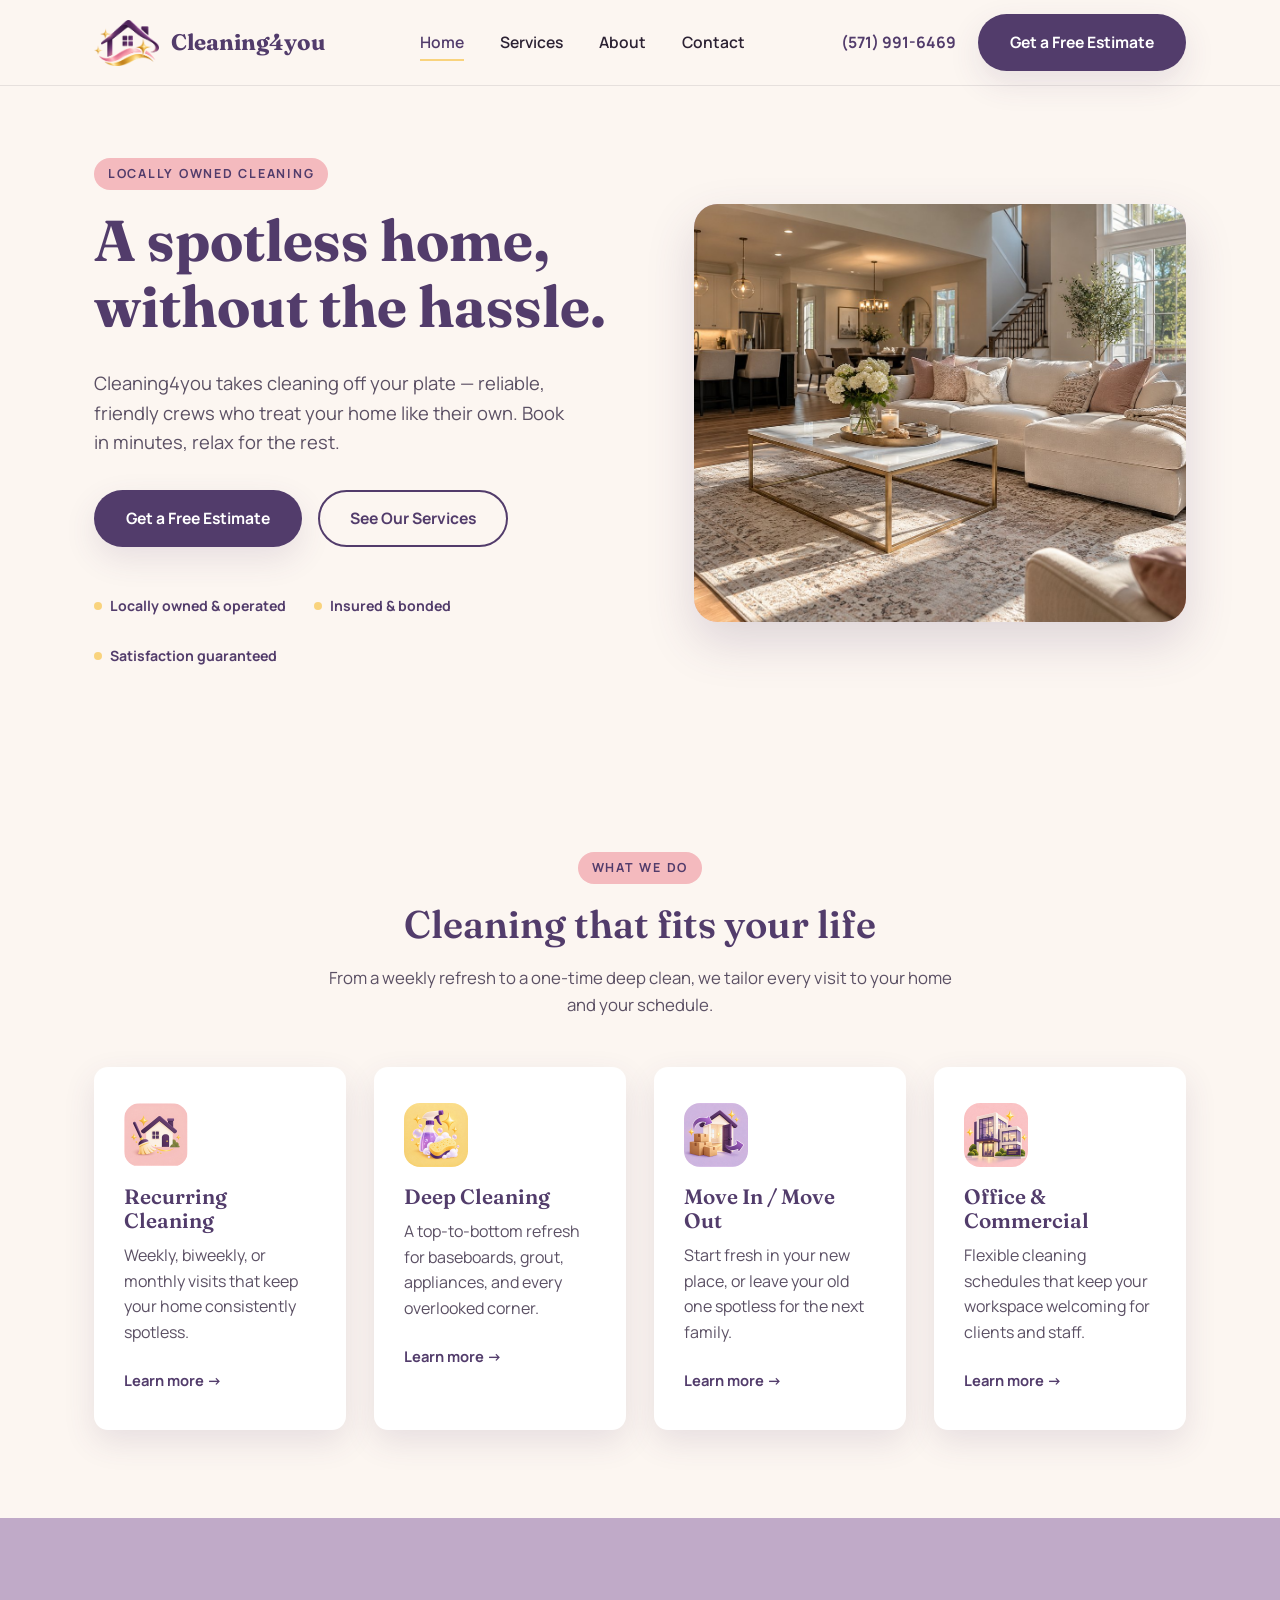
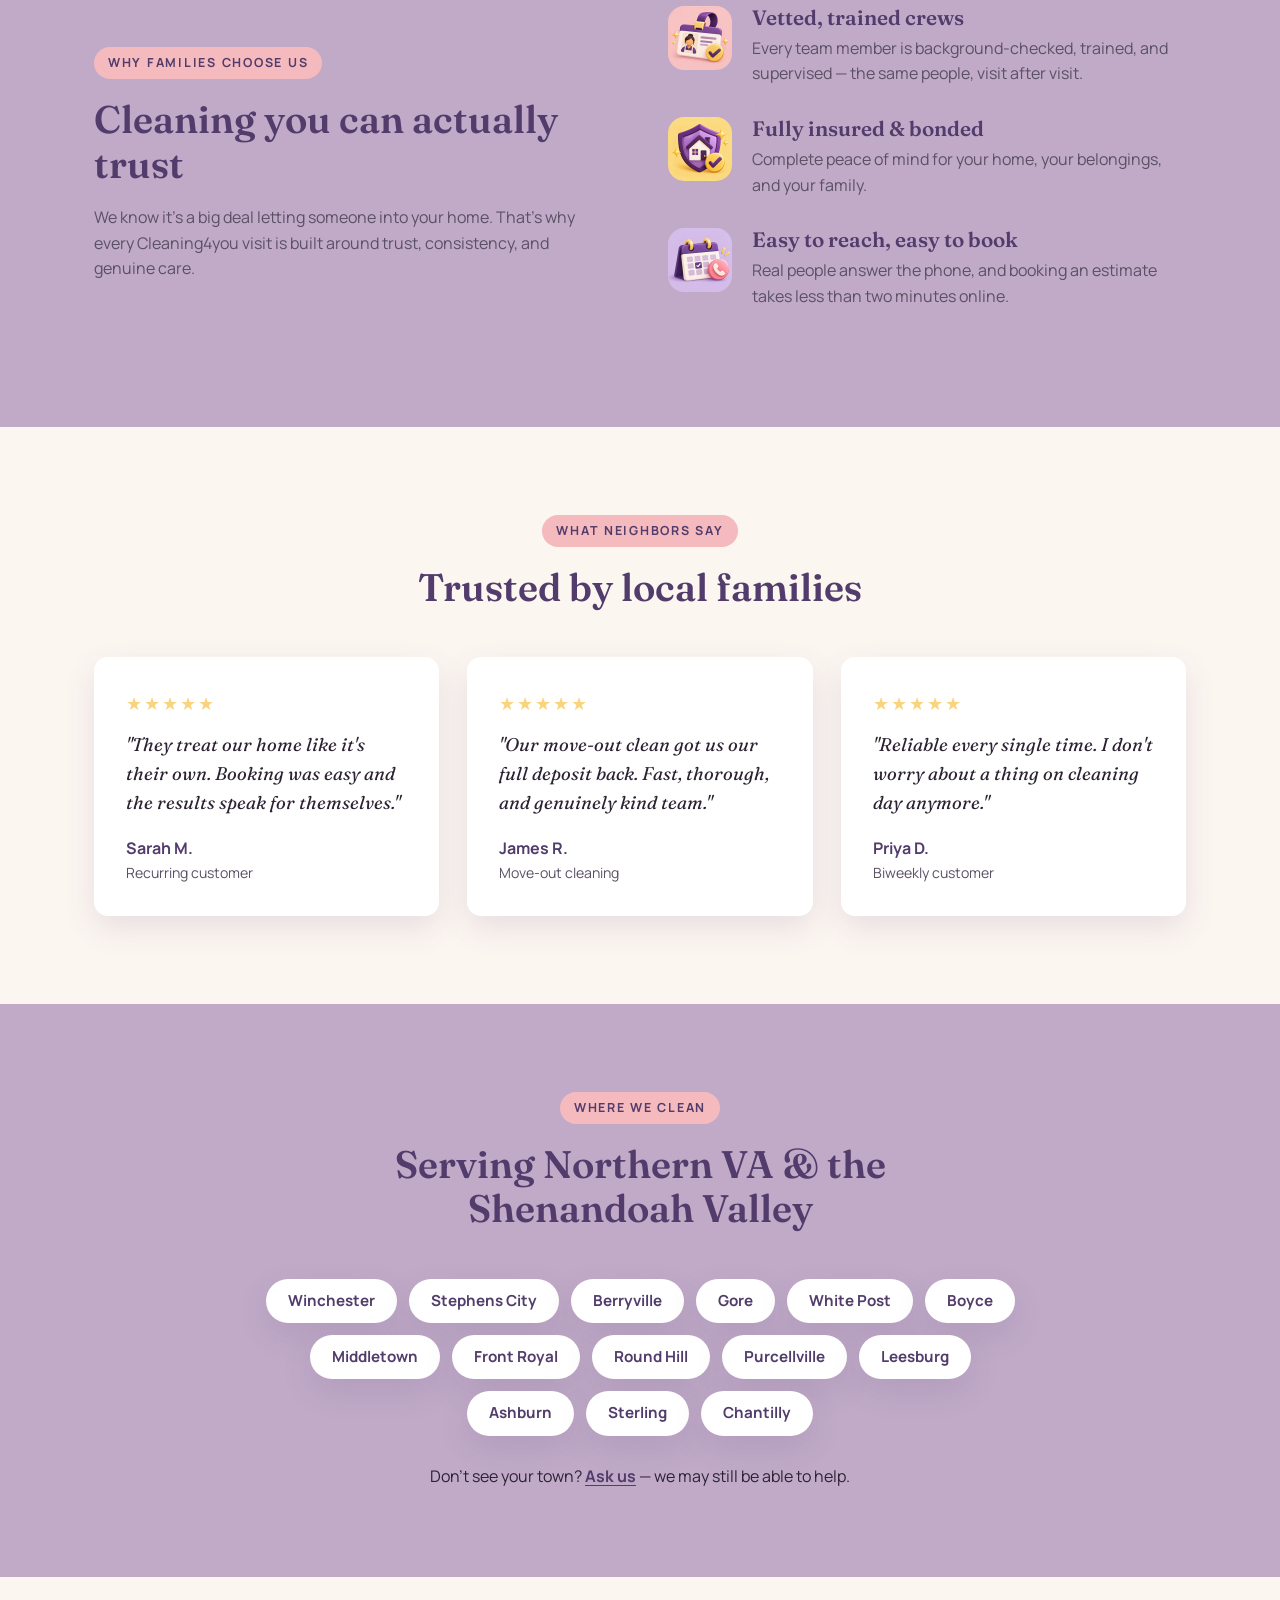
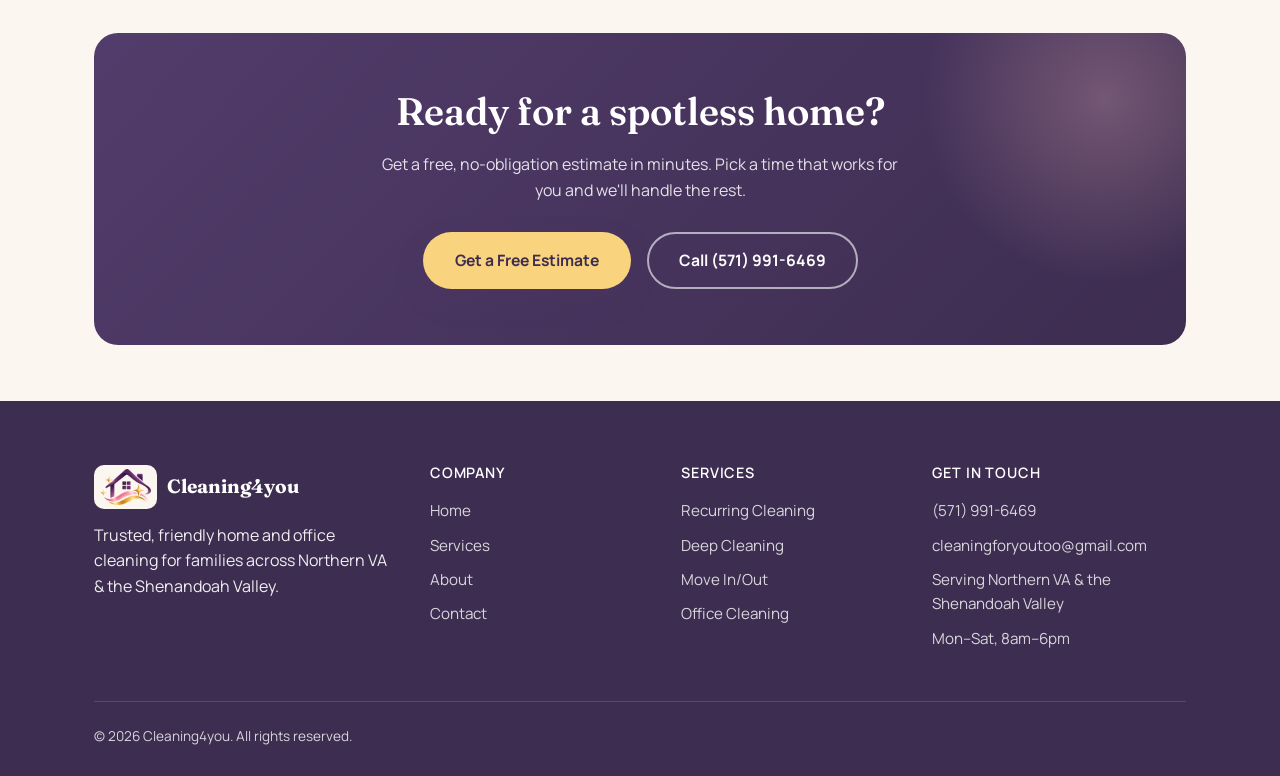
<file: index.html>
<!doctype html>
<html lang="en">
<head>
  <meta charset="UTF-8">
  <meta name="viewport" content="width=device-width, initial-scale=1.0">
  <title>Cleaning4you — Trusted Home &amp; Office Cleaning</title>
  <meta name="description" content="Family-owned home and office cleaning in Winchester, Front Royal, Purcellville and across Northern VA &amp; the Shenandoah Valley. Insured, reliable, and easy to book.">
  <link rel="stylesheet" href="css/styles.css">
  <script type="application/ld+json">
  {
    "@context": "https://schema.org",
    "@type": "HouseCleaningService",
    "name": "Cleaning4you",
    "description": "Family-owned home and office cleaning across Northern VA and the Shenandoah Valley.",
    "areaServed": [
      {"@type": "City", "name": "Winchester"},
      {"@type": "City", "name": "Stephens City"},
      {"@type": "City", "name": "Berryville"},
      {"@type": "City", "name": "Gore"},
      {"@type": "City", "name": "White Post"},
      {"@type": "City", "name": "Boyce"},
      {"@type": "City", "name": "Middletown"},
      {"@type": "City", "name": "Front Royal"},
      {"@type": "City", "name": "Round Hill"},
      {"@type": "City", "name": "Purcellville"},
      {"@type": "City", "name": "Leesburg"},
      {"@type": "City", "name": "Ashburn"},
      {"@type": "City", "name": "Sterling"},
      {"@type": "City", "name": "Chantilly"}
    ]
  }
  </script>
</head>
<body>

  <header class="site-header">
    <div class="container">
      <a href="index.html" class="brand">
        <img src="images/cleaning4you-logo.png" alt="Cleaning4you logo">
        Cleaning4you
      </a>
      <nav class="nav-links">
        <a href="index.html" class="active">Home</a>
        <a href="services.html">Services</a>
        <a href="about.html">About</a>
        <a href="contact.html">Contact</a>
      </nav>
      <div class="header-actions">
        <a href="tel:+15719916469" class="header-phone">(571) 991-6469</a>
        <a href="contact.html" class="btn btn-primary">Get a Free Estimate</a>
        <button class="nav-toggle" aria-label="Toggle navigation">
          <span></span><span></span><span></span>
        </button>
      </div>
    </div>
  </header>

  <main>

    <!-- Hero -->
    <section class="hero">
      <div class="container">
        <div class="hero-copy">
          <span class="eyebrow">Locally Owned Cleaning</span>
          <h1>A spotless home, without the hassle.</h1>
          <p class="lead">Cleaning4you takes cleaning off your plate — reliable, friendly crews who treat your home like their own. Book in minutes, relax for the rest.</p>
          <div class="hero-actions">
            <a href="contact.html" class="btn btn-primary">Get a Free Estimate</a>
            <a href="services.html" class="btn btn-outline">See Our Services</a>
          </div>
          <ul class="hero-trust">
            <li><span class="dot"></span> Locally owned &amp; operated</li>
            <li><span class="dot"></span> Insured &amp; bonded</li>
            <li><span class="dot"></span> Satisfaction guaranteed</li>
          </ul>
        </div>
        <div class="hero-visual">
          <img src="images/home-hero-living-room.jpg" alt="A bright, freshly cleaned open-plan living room with a cream sectional and sunlit hardwood floors" width="1400" height="933">
        </div>
      </div>
    </section>

    <!-- Services overview -->
    <section class="section-cream">
      <div class="container">
        <div class="section-header">
          <span class="eyebrow">What We Do</span>
          <h2>Cleaning that fits your life</h2>
          <p>From a weekly refresh to a one-time deep clean, we tailor every visit to your home and your schedule.</p>
        </div>
        <div class="grid grid-4">
          <div class="card">
            <div class="card-icon card-icon-img"><img src="images/recurring-cleaning-icon.png" alt="" width="256" height="256"></div>
            <h3>Recurring Cleaning</h3>
            <p>Weekly, biweekly, or monthly visits that keep your home consistently spotless.</p>
            <a href="services.html" class="card-link">Learn more →</a>
          </div>
          <div class="card">
            <div class="card-icon card-icon-img"><img src="images/deep-cleaning-icon.png" alt="" width="256" height="256"></div>
            <h3>Deep Cleaning</h3>
            <p>A top-to-bottom refresh for baseboards, grout, appliances, and every overlooked corner.</p>
            <a href="services.html" class="card-link">Learn more →</a>
          </div>
          <div class="card">
            <div class="card-icon card-icon-img"><img src="images/move-in-out-icon.png" alt="" width="256" height="256"></div>
            <h3>Move In / Move Out</h3>
            <p>Start fresh in your new place, or leave your old one spotless for the next family.</p>
            <a href="services.html" class="card-link">Learn more →</a>
          </div>
          <div class="card">
            <div class="card-icon card-icon-img"><img src="images/office-commercial-icon.png" alt="" width="256" height="256"></div>
            <h3>Office &amp; Commercial</h3>
            <p>Flexible cleaning schedules that keep your workspace welcoming for clients and staff.</p>
            <a href="services.html" class="card-link">Learn more →</a>
          </div>
        </div>
      </div>
    </section>

    <!-- Why choose us -->
    <section class="section-lavender">
      <div class="container">
        <div class="grid grid-2" style="align-items: center; gap: 56px;">
          <div>
            <span class="eyebrow">Why Families Choose Us</span>
            <h2>Cleaning you can actually trust</h2>
            <p>We know it's a big deal letting someone into your home. That's why every Cleaning4you visit is built around trust, consistency, and genuine care.</p>
          </div>
          <div>
            <div class="feature-row">
              <div class="card-icon card-icon-img"><img src="images/vetted-crews-icon.png" alt="" width="256" height="256"></div>
              <div>
                <h3>Vetted, trained crews</h3>
                <p>Every team member is background-checked, trained, and supervised — the same people, visit after visit.</p>
              </div>
            </div>
            <div class="feature-row">
              <div class="card-icon card-icon-img"><img src="images/insured-bonded-icon.png" alt="" width="256" height="256"></div>
              <div>
                <h3>Fully insured &amp; bonded</h3>
                <p>Complete peace of mind for your home, your belongings, and your family.</p>
              </div>
            </div>
            <div class="feature-row">
              <div class="card-icon card-icon-img"><img src="images/easy-to-book-icon.png" alt="" width="256" height="256"></div>
              <div>
                <h3>Easy to reach, easy to book</h3>
                <p>Real people answer the phone, and booking an estimate takes less than two minutes online.</p>
              </div>
            </div>
          </div>
        </div>
      </div>
    </section>

    <!-- Testimonials -->
    <section class="section-cream">
      <div class="container">
        <div class="section-header">
          <span class="eyebrow">What Neighbors Say</span>
          <h2>Trusted by local families</h2>
        </div>
        <div class="grid grid-3">
          <div class="testimonial-card">
            <div class="testimonial-stars">★★★★★</div>
            <p class="quote">"They treat our home like it's their own. Booking was easy and the results speak for themselves."</p>
            <div class="testimonial-name">Sarah M.</div>
            <div class="testimonial-role">Recurring customer</div>
          </div>
          <div class="testimonial-card">
            <div class="testimonial-stars">★★★★★</div>
            <p class="quote">"Our move-out clean got us our full deposit back. Fast, thorough, and genuinely kind team."</p>
            <div class="testimonial-name">James R.</div>
            <div class="testimonial-role">Move-out cleaning</div>
          </div>
          <div class="testimonial-card">
            <div class="testimonial-stars">★★★★★</div>
            <p class="quote">"Reliable every single time. I don't worry about a thing on cleaning day anymore."</p>
            <div class="testimonial-name">Priya D.</div>
            <div class="testimonial-role">Biweekly customer</div>
          </div>
        </div>
      </div>
    </section>

    <!-- Service area -->
    <section class="section-lavender">
      <div class="container">
        <div class="section-header">
          <span class="eyebrow">Where We Clean</span>
          <h2>Serving Northern VA &amp; the Shenandoah Valley</h2>
        </div>
        <ul class="area-tags">
          <li>Winchester</li>
          <li>Stephens City</li>
          <li>Berryville</li>
          <li>Gore</li>
          <li>White Post</li>
          <li>Boyce</li>
          <li>Middletown</li>
          <li>Front Royal</li>
          <li>Round Hill</li>
          <li>Purcellville</li>
          <li>Leesburg</li>
          <li>Ashburn</li>
          <li>Sterling</li>
          <li>Chantilly</li>
        </ul>
        <p class="area-note" style="color: var(--color-ink);">Don't see your town? <a href="contact.html">Ask us</a> — we may still be able to help.</p>
      </div>
    </section>

    <!-- CTA banner -->
    <section class="section-tight section-cream">
      <div class="container">
        <div class="cta-banner">
          <h2>Ready for a spotless home?</h2>
          <p>Get a free, no-obligation estimate in minutes. Pick a time that works for you and we'll handle the rest.</p>
          <div class="cta-actions">
            <a href="contact.html" class="btn btn-accent">Get a Free Estimate</a>
            <a href="tel:+15719916469" class="btn btn-outline-light">Call (571) 991-6469</a>
          </div>
        </div>
      </div>
    </section>

  </main>

  <footer class="site-footer">
    <div class="container">
      <div class="footer-grid">
        <div>
          <div class="footer-brand">
            <img src="images/cleaning4you-logo.png" alt="Cleaning4you logo">
            <span>Cleaning4you</span>
          </div>
          <p>Trusted, friendly home and office cleaning for families across Northern VA &amp; the Shenandoah Valley.</p>
        </div>
        <div>
          <h4>Company</h4>
          <ul>
            <li><a href="index.html">Home</a></li>
            <li><a href="services.html">Services</a></li>
            <li><a href="about.html">About</a></li>
            <li><a href="contact.html">Contact</a></li>
          </ul>
        </div>
        <div>
          <h4>Services</h4>
          <ul>
            <li><a href="services.html">Recurring Cleaning</a></li>
            <li><a href="services.html">Deep Cleaning</a></li>
            <li><a href="services.html">Move In/Out</a></li>
            <li><a href="services.html">Office Cleaning</a></li>
          </ul>
        </div>
        <div>
          <h4>Get in Touch</h4>
          <ul>
            <li>(571) 991-6469</li>
            <li>cleaningforyoutoo@gmail.com</li>
            <li>Serving Northern VA &amp; the Shenandoah Valley</li>
            <li>Mon–Sat, 8am–6pm</li>
          </ul>
        </div>
      </div>
      <div class="footer-bottom">
        <span>© 2026 Cleaning4you. All rights reserved.</span>      </div>
    </div>
  </footer>

  <script src="js/main.js"></script>
</body>
</html>
</file>
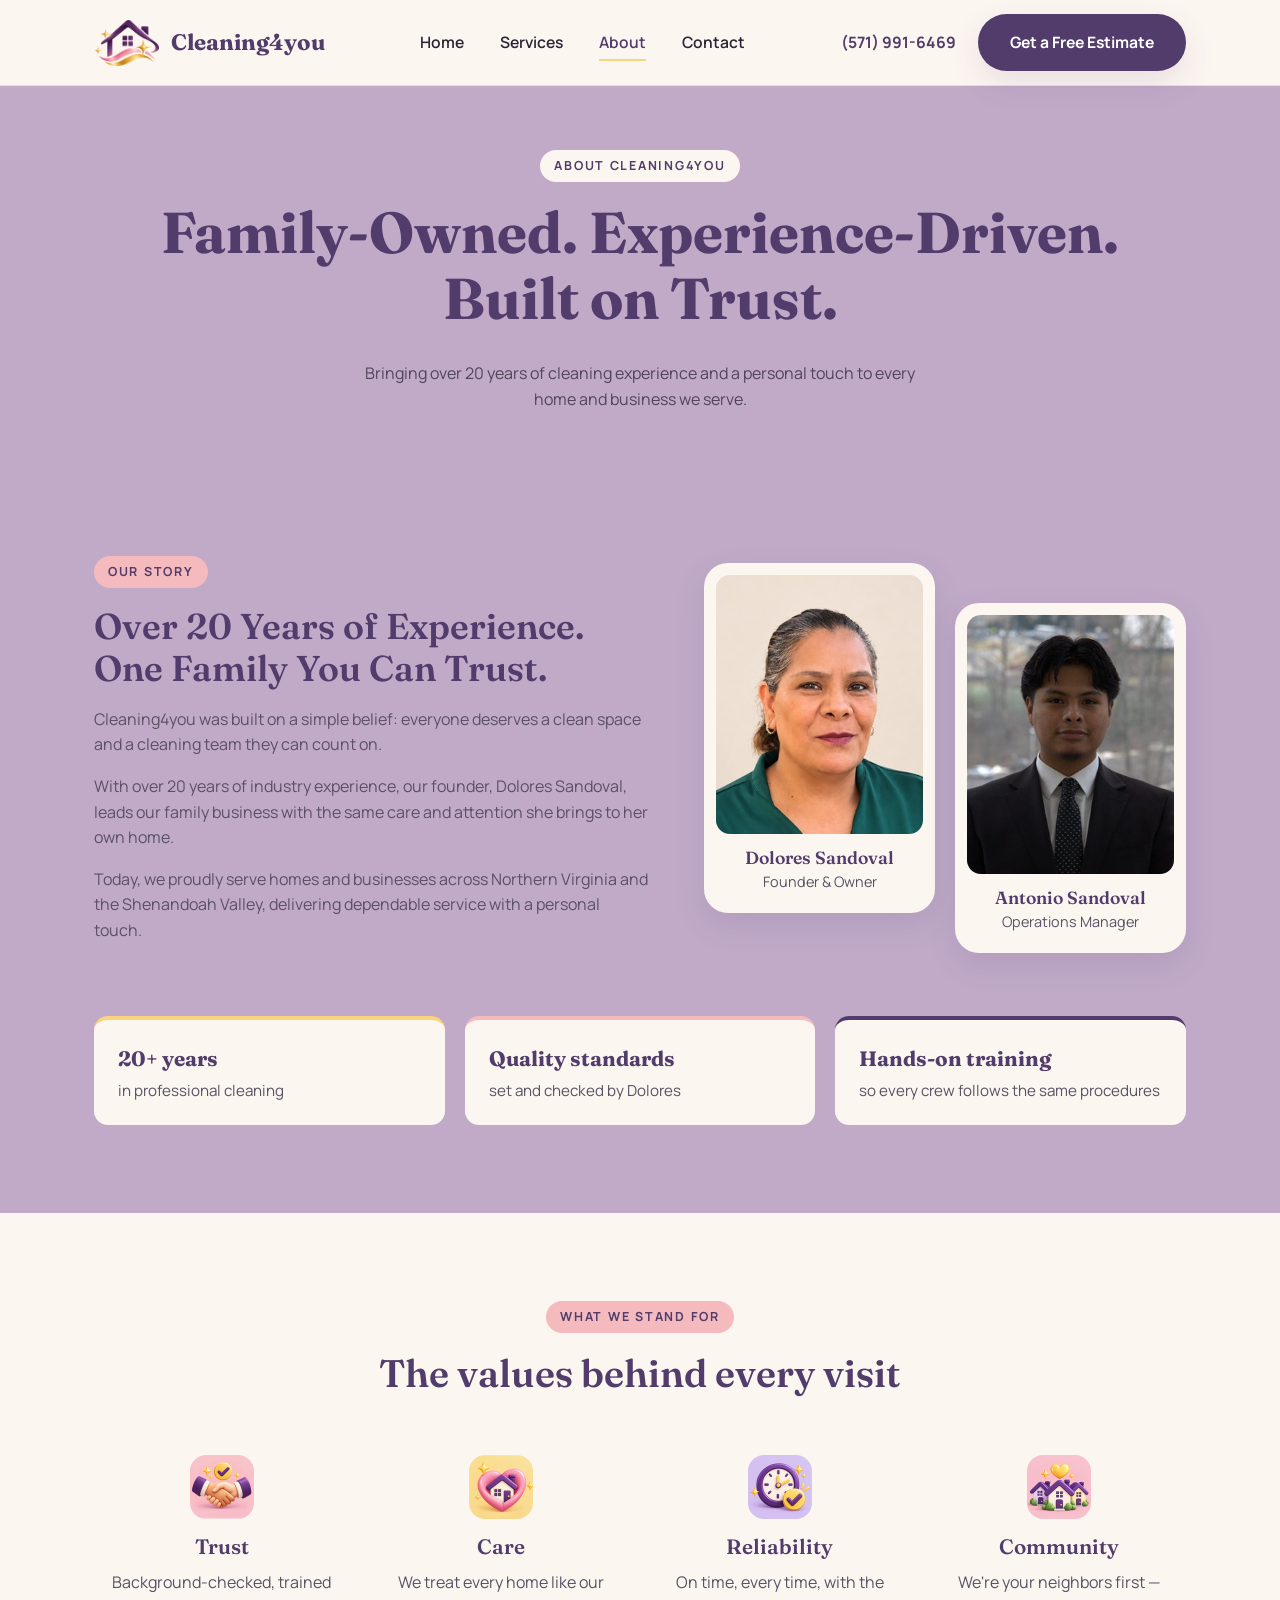
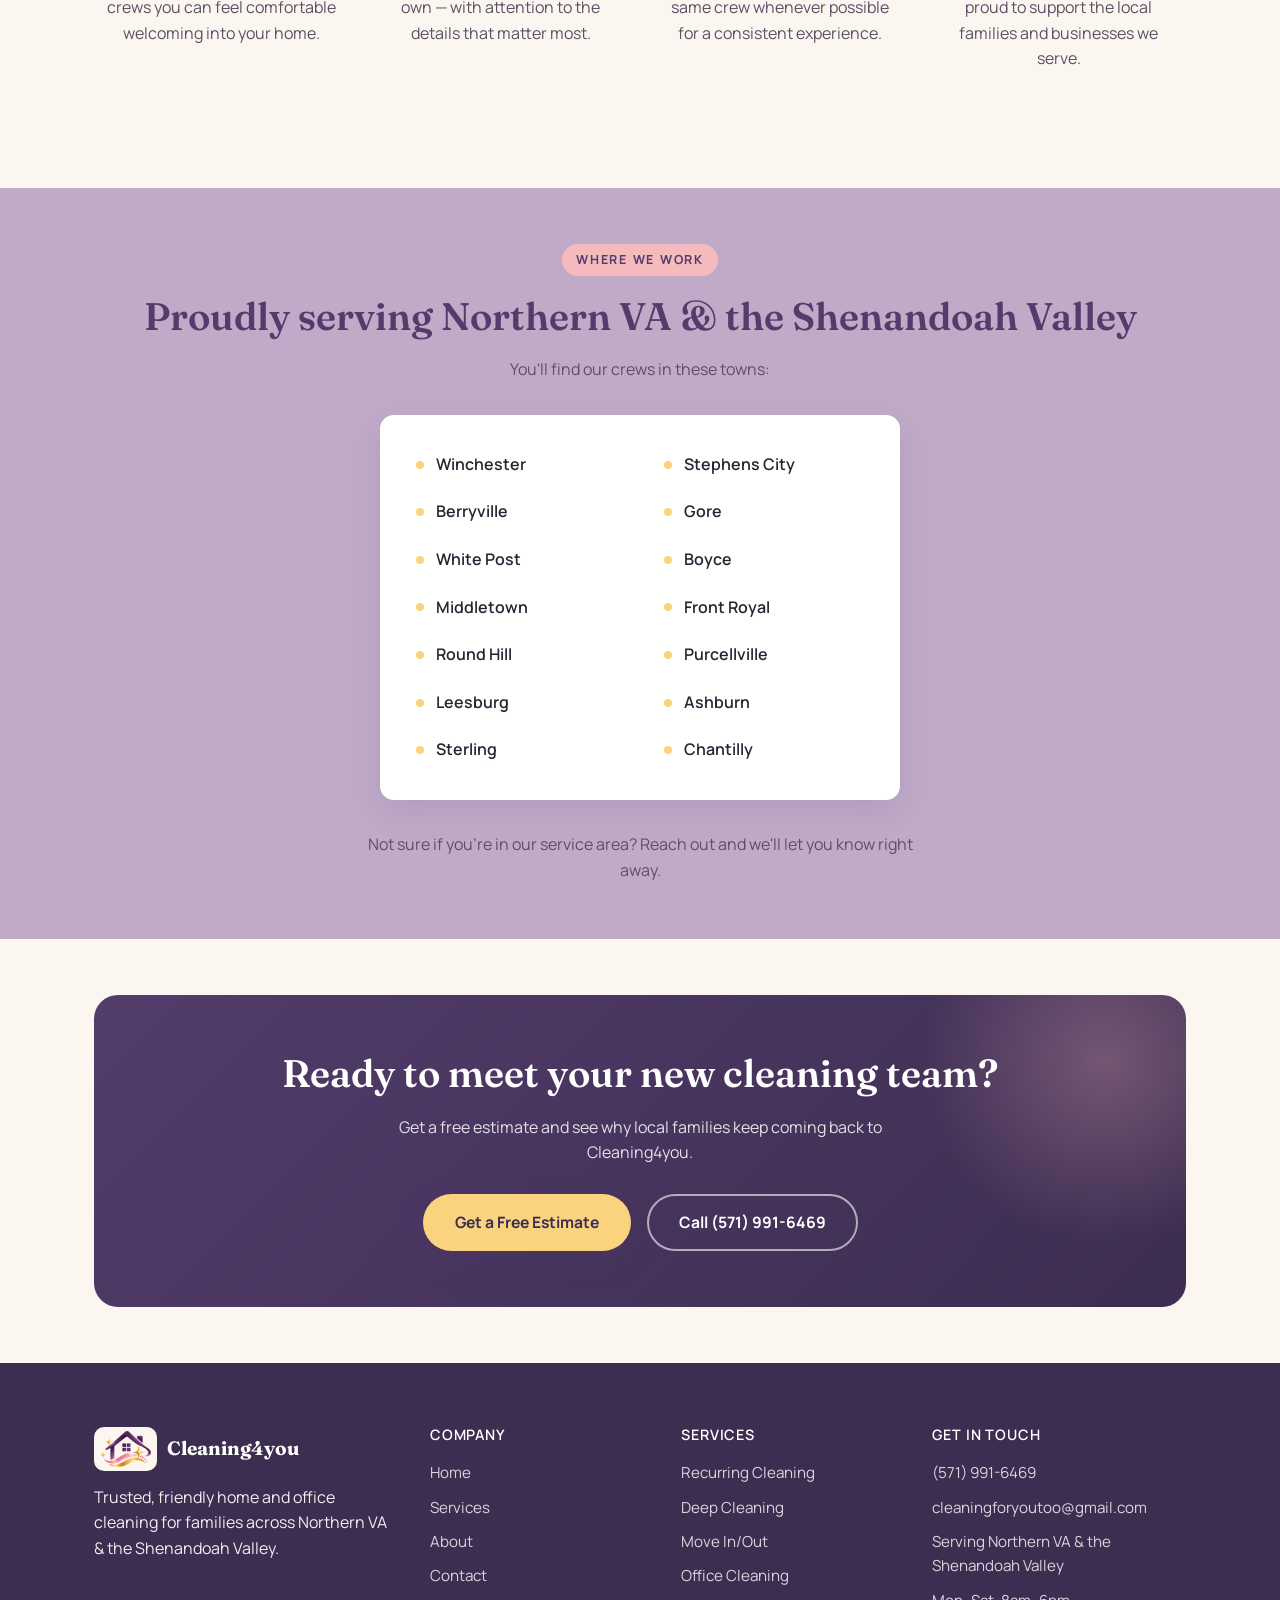
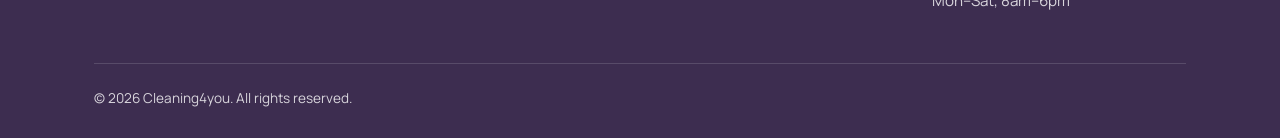
<file: about.html>
<!doctype html>
<html lang="en">
<head>
  <meta charset="UTF-8">
  <meta name="viewport" content="width=device-width, initial-scale=1.0">
  <title>About Us — Cleaning4you</title>
  <meta name="description" content="Cleaning4you is a family-owned local cleaning company built on trust, care, and consistency. Proudly serving Winchester and the Shenandoah Valley.">
  <link rel="stylesheet" href="css/styles.css">
</head>
<body>

  <header class="site-header">
    <div class="container">
      <a href="index.html" class="brand">
        <img src="images/cleaning4you-logo.png" alt="Cleaning4you logo">
        Cleaning4you
      </a>
      <nav class="nav-links">
        <a href="index.html">Home</a>
        <a href="services.html">Services</a>
        <a href="about.html" class="active">About</a>
        <a href="contact.html">Contact</a>
      </nav>
      <div class="header-actions">
        <a href="tel:+15719916469" class="header-phone">(571) 991-6469</a>
        <a href="contact.html" class="btn btn-primary">Get a Free Estimate</a>
        <button class="nav-toggle" aria-label="Toggle navigation">
          <span></span><span></span><span></span>
        </button>
      </div>
    </div>
  </header>

  <main>

    <section class="page-hero">
      <div class="container">
        <span class="eyebrow">About Cleaning4you</span>
        <h1>Family-Owned. Experience-Driven. Built on Trust.</h1>
        <p>Bringing over 20 years of cleaning experience and a personal touch to every home and business we serve.</p>
      </div>
    </section>

    <section class="section-lavender">
      <div class="container">
        <div class="story-grid">
          <div class="story-text">
            <span class="eyebrow">Our Story</span>
            <h2>Over 20 Years of Experience. One Family You Can Trust.</h2>
            <p>Cleaning4you was built on a simple belief: everyone deserves a clean space and a cleaning team they can count on.</p>
            <p>With over 20 years of industry experience, our founder, Dolores Sandoval, leads our family business with the same care and attention she brings to her own home.</p>
            <p>Today, we proudly serve homes and businesses across Northern Virginia and the Shenandoah Valley, delivering dependable service with a personal touch.</p>
          </div>
          <div class="founders">
            <figure class="founder">
              <div class="founder-photo"><img src="images/team-dolores-sandoval.jpg" alt="Dolores Sandoval, Founder and Owner" width="360" height="360"></div>
              <figcaption>
                <h3>Dolores Sandoval</h3>
                <p>Founder &amp; Owner</p>
              </figcaption>
            </figure>
            <figure class="founder">
              <div class="founder-photo"><img src="images/team-antonio-sandoval.jpg" alt="Antonio Sandoval, Operations Manager" width="360" height="360"></div>
              <figcaption>
                <h3>Antonio Sandoval</h3>
                <p>Operations Manager</p>
              </figcaption>
            </figure>
          </div>
        </div>

        <ul class="credentials">
          <li><strong>20+ years</strong><span>in professional cleaning</span></li>
          <li><strong>Quality standards</strong><span>set and checked by Dolores</span></li>
          <li><strong>Hands-on training</strong><span>so every crew follows the same procedures</span></li>
        </ul>
      </div>
    </section>

    <section class="section-cream">
      <div class="container">
        <div class="section-header">
          <span class="eyebrow">What We Stand For</span>
          <h2>The values behind every visit</h2>
        </div>
        <div class="value-grid">
          <div class="value-card">
            <div class="card-icon card-icon-img"><img src="images/trust-icon.png" alt="" width="256" height="256"></div>
            <h3>Trust</h3>
            <p>Background-checked, trained crews you can feel comfortable welcoming into your home.</p>
          </div>
          <div class="value-card">
            <div class="card-icon card-icon-img"><img src="images/care-icon.png" alt="" width="256" height="256"></div>
            <h3>Care</h3>
            <p>We treat every home like our own — with attention to the details that matter most.</p>
          </div>
          <div class="value-card">
            <div class="card-icon card-icon-img"><img src="images/reliability-icon.png" alt="" width="256" height="256"></div>
            <h3>Reliability</h3>
            <p>On time, every time, with the same crew whenever possible for a consistent experience.</p>
          </div>
          <div class="value-card">
            <div class="card-icon card-icon-img"><img src="images/community-icon.png" alt="" width="256" height="256"></div>
            <h3>Community</h3>
            <p>We're your neighbors first — proud to support the local families and businesses we serve.</p>
          </div>
        </div>
      </div>
    </section>

    <section class="section-tight section-lavender">
      <div class="container" style="text-align:center;">
        <span class="eyebrow">Where We Work</span>
        <h2>Proudly serving Northern VA &amp; the Shenandoah Valley</h2>
        <p style="max-width:560px; margin:0 auto;">You'll find our crews in these towns:</p>
        <ul class="area-list">
          <li>Winchester</li>
          <li>Stephens City</li>
          <li>Berryville</li>
          <li>Gore</li>
          <li>White Post</li>
          <li>Boyce</li>
          <li>Middletown</li>
          <li>Front Royal</li>
          <li>Round Hill</li>
          <li>Purcellville</li>
          <li>Leesburg</li>
          <li>Ashburn</li>
          <li>Sterling</li>
          <li>Chantilly</li>
        </ul>
        <p style="max-width:560px; margin:0 auto;">Not sure if you're in our service area? Reach out and we'll let you know right away.</p>
      </div>
    </section>

    <section class="section-cream section-tight">
      <div class="container">
        <div class="cta-banner">
          <h2>Ready to meet your new cleaning team?</h2>
          <p>Get a free estimate and see why local families keep coming back to Cleaning4you.</p>
          <div class="cta-actions">
            <a href="contact.html" class="btn btn-accent">Get a Free Estimate</a>
            <a href="tel:+15719916469" class="btn btn-outline-light">Call (571) 991-6469</a>
          </div>
        </div>
      </div>
    </section>

  </main>

  <footer class="site-footer">
    <div class="container">
      <div class="footer-grid">
        <div>
          <div class="footer-brand">
            <img src="images/cleaning4you-logo.png" alt="Cleaning4you logo">
            <span>Cleaning4you</span>
          </div>
          <p>Trusted, friendly home and office cleaning for families across Northern VA &amp; the Shenandoah Valley.</p>
        </div>
        <div>
          <h4>Company</h4>
          <ul>
            <li><a href="index.html">Home</a></li>
            <li><a href="services.html">Services</a></li>
            <li><a href="about.html">About</a></li>
            <li><a href="contact.html">Contact</a></li>
          </ul>
        </div>
        <div>
          <h4>Services</h4>
          <ul>
            <li><a href="services.html">Recurring Cleaning</a></li>
            <li><a href="services.html">Deep Cleaning</a></li>
            <li><a href="services.html">Move In/Out</a></li>
            <li><a href="services.html">Office Cleaning</a></li>
          </ul>
        </div>
        <div>
          <h4>Get in Touch</h4>
          <ul>
            <li>(571) 991-6469</li>
            <li>cleaningforyoutoo@gmail.com</li>
            <li>Serving Northern VA &amp; the Shenandoah Valley</li>
            <li>Mon–Sat, 8am–6pm</li>
          </ul>
        </div>
      </div>
      <div class="footer-bottom">
        <span>© 2026 Cleaning4you. All rights reserved.</span>      </div>
    </div>
  </footer>

  <script src="js/main.js"></script>
</body>
</html>
</file>
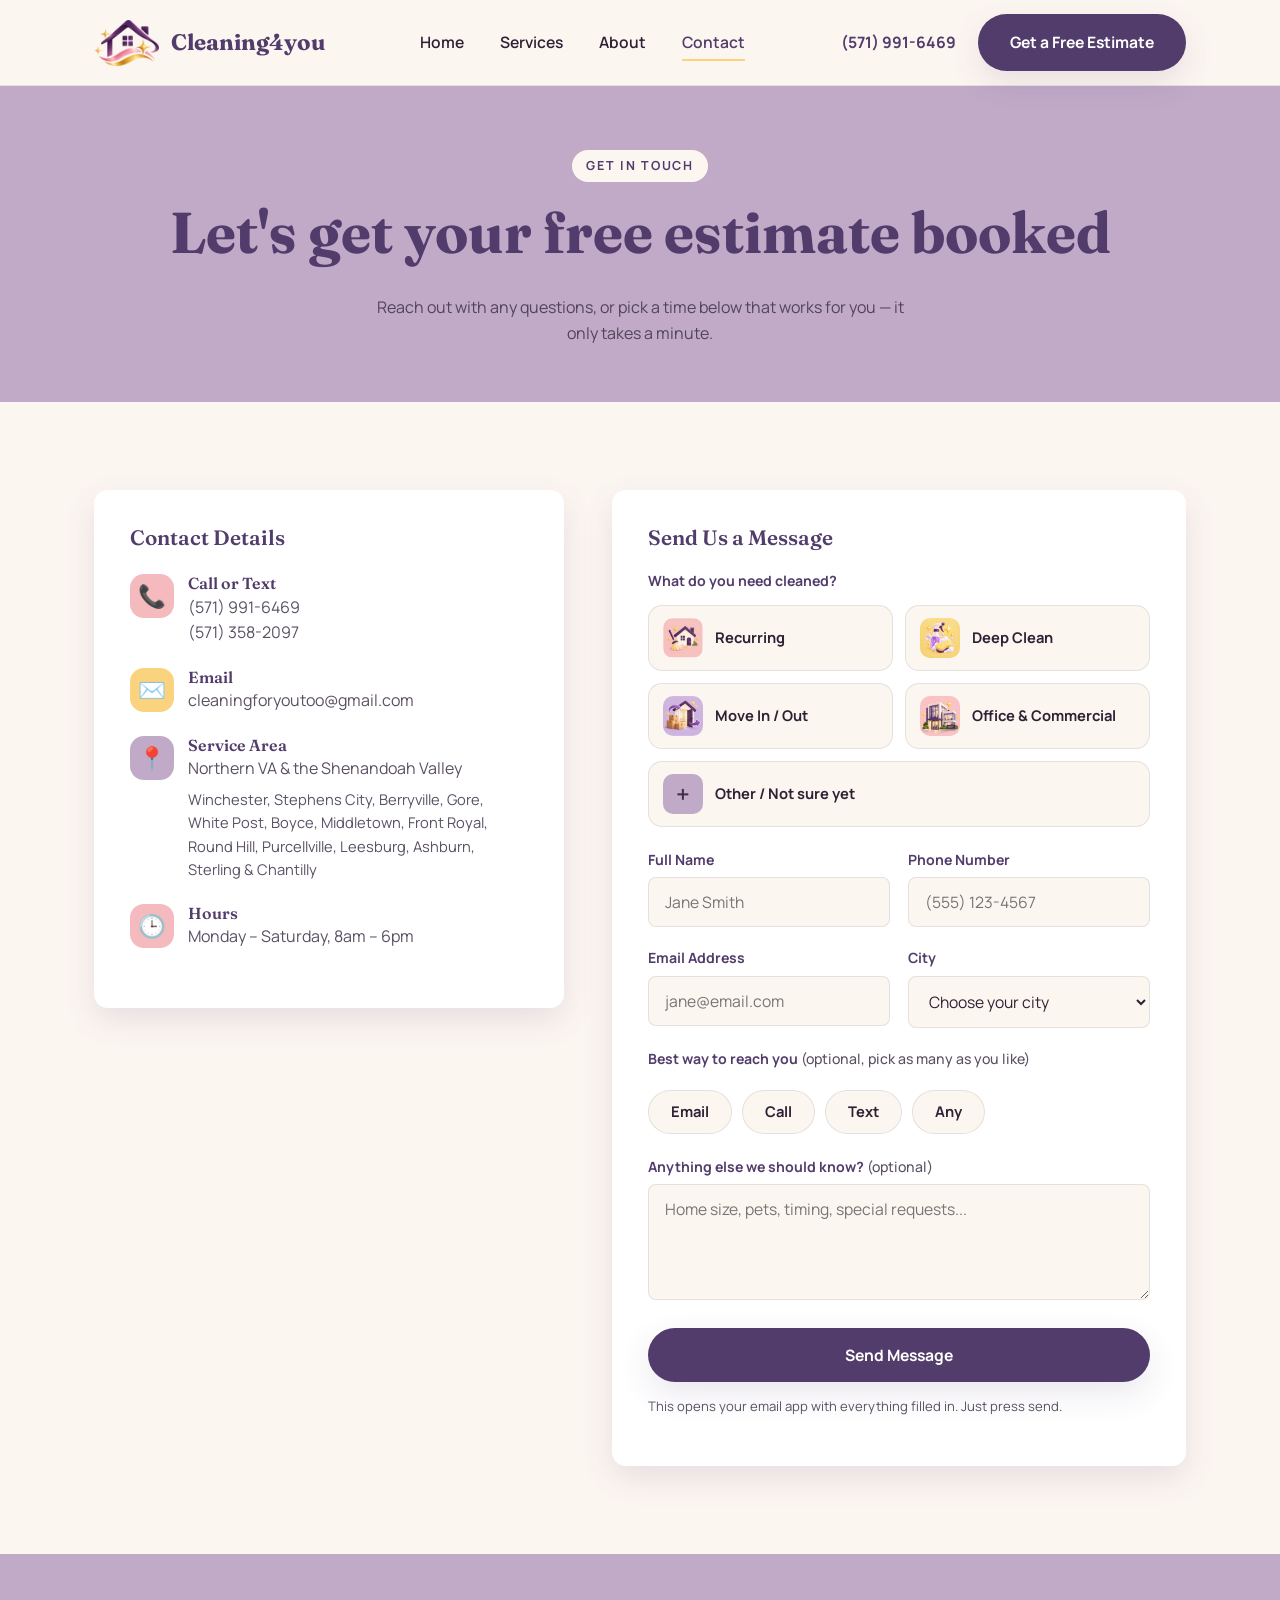
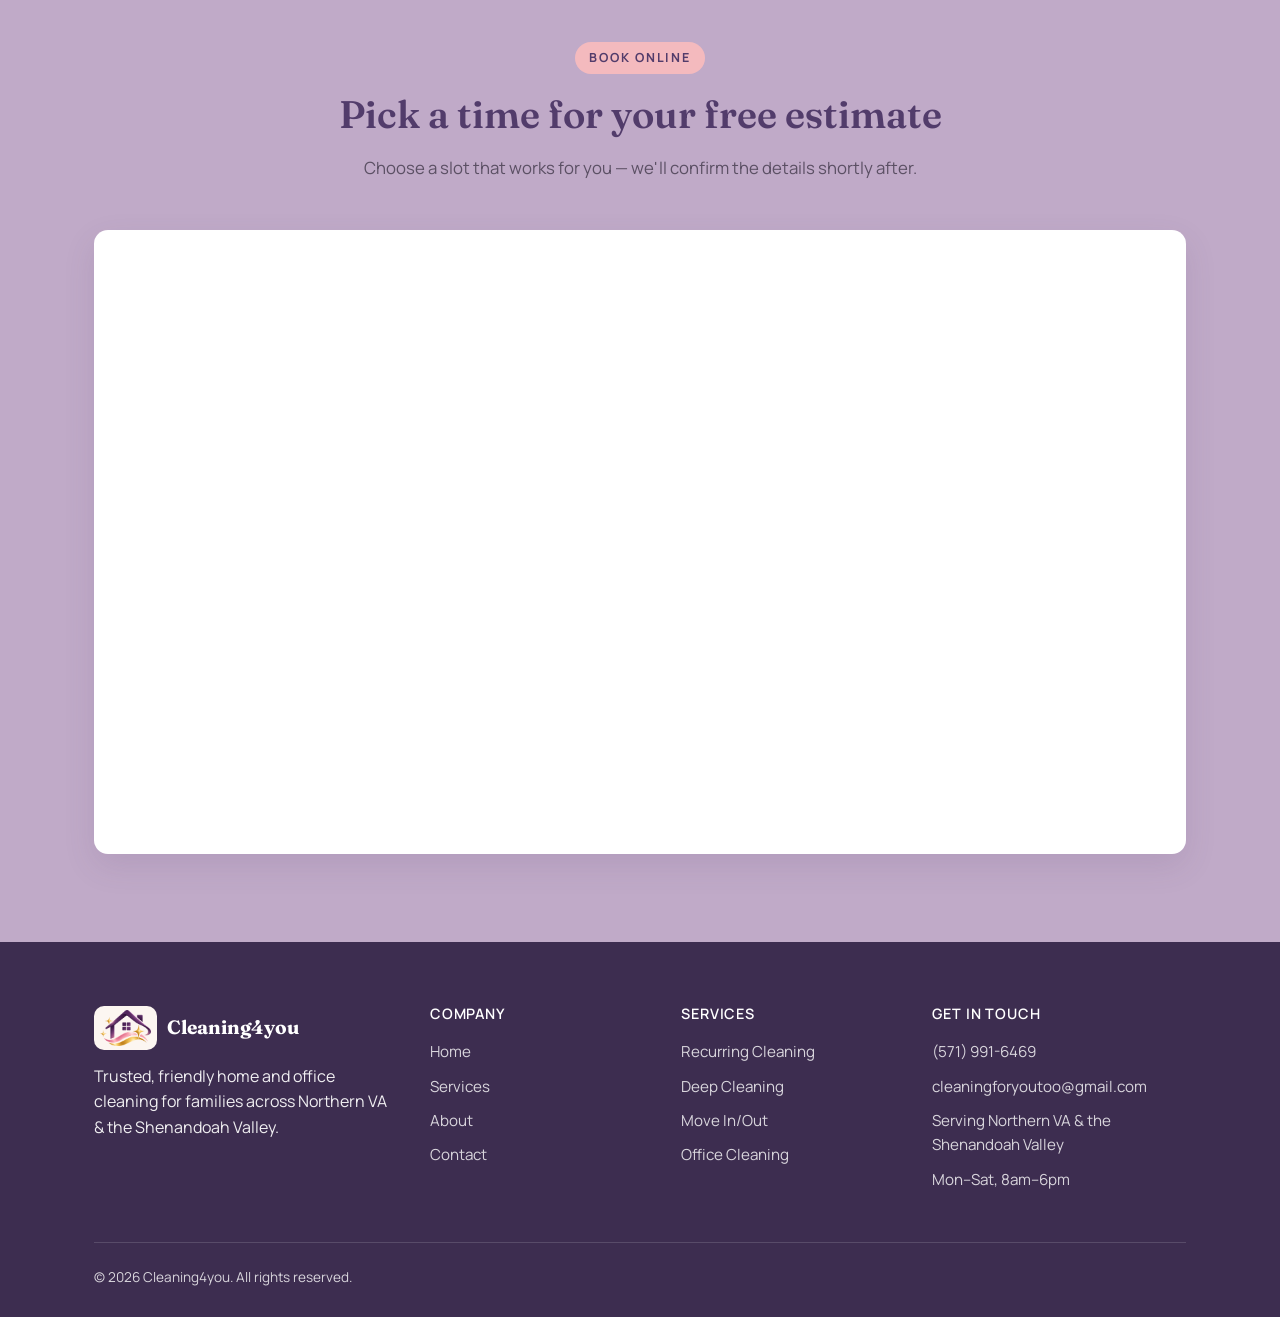
<file: contact.html>
<!doctype html>
<html lang="en">
<head>
  <meta charset="UTF-8">
  <meta name="viewport" content="width=device-width, initial-scale=1.0">
  <title>Contact &amp; Book a Free Estimate — Cleaning4you</title>
  <meta name="description" content="Get in touch with Cleaning4you or book your free estimate online. We serve Winchester, Front Royal, Purcellville and the Shenandoah Valley.">
  <link rel="stylesheet" href="css/styles.css">
</head>
<body>

  <header class="site-header">
    <div class="container">
      <a href="index.html" class="brand">
        <img src="images/cleaning4you-logo.png" alt="Cleaning4you logo">
        Cleaning4you
      </a>
      <nav class="nav-links">
        <a href="index.html">Home</a>
        <a href="services.html">Services</a>
        <a href="about.html">About</a>
        <a href="contact.html" class="active">Contact</a>
      </nav>
      <div class="header-actions">
        <a href="tel:+15719916469" class="header-phone">(571) 991-6469</a>
        <a href="contact.html" class="btn btn-primary">Get a Free Estimate</a>
        <button class="nav-toggle" aria-label="Toggle navigation">
          <span></span><span></span><span></span>
        </button>
      </div>
    </div>
  </header>

  <main>

    <section class="page-hero">
      <div class="container">
        <span class="eyebrow">Get In Touch</span>
        <h1>Let's get your free estimate booked</h1>
        <p>Reach out with any questions, or pick a time below that works for you — it only takes a minute.</p>
      </div>
    </section>

    <section class="section-cream">
      <div class="container">
        <div class="contact-grid">

          <div class="contact-info-card">
            <h3 style="margin-bottom:24px; color: var(--color-purple);">Contact Details</h3>
            <div class="contact-info-row">
              <div class="card-icon">📞</div>
              <div>
                <h3>Call or Text</h3>
                <p><a href="tel:+15719916469">(571) 991-6469</a></p>
                <p><a href="tel:+15713582097">(571) 358-2097</a></p>
              </div>
            </div>
            <div class="contact-info-row">
              <div class="card-icon alt">✉️</div>
              <div>
                <h3>Email</h3>
                <p><a href="mailto:cleaningforyoutoo@gmail.com">cleaningforyoutoo@gmail.com</a></p>
              </div>
            </div>
            <div class="contact-info-row">
              <div class="card-icon alt2">📍</div>
              <div>
                <h3>Service Area</h3>
                <p>Northern VA &amp; the Shenandoah Valley</p>
                <p class="area-inline">Winchester, Stephens City, Berryville, Gore, White Post, Boyce, Middletown, Front Royal, Round Hill, Purcellville, Leesburg, Ashburn, Sterling &amp; Chantilly</p>
              </div>
            </div>
            <div class="contact-info-row">
              <div class="card-icon">🕒</div>
              <div>
                <h3>Hours</h3>
                <p>Monday – Saturday, 8am – 6pm</p>
              </div>
            </div>          </div>

          <div class="form-card">
            <h3 style="margin-bottom:20px; color: var(--color-purple);">Send Us a Message</h3>
            <!-- No backend: js/main.js builds a mailto: link from these fields and opens the visitor's email app. -->
            <form id="inquiry-form" action="#" method="post" novalidate>
              <fieldset class="type-picker">
                <legend>What do you need cleaned?</legend>
                <label class="type-option">
                  <input type="radio" name="cleaning-type" value="Recurring Cleaning" data-subject="Recurring Cleaning Inquiry" required>
                  <span class="type-card"><img src="images/recurring-cleaning-icon.png" alt="" width="40" height="40"><span>Recurring</span></span>
                </label>
                <label class="type-option">
                  <input type="radio" name="cleaning-type" value="Deep Cleaning" data-subject="Deep Cleaning Inquiry">
                  <span class="type-card"><img src="images/deep-cleaning-icon.png" alt="" width="40" height="40"><span>Deep Clean</span></span>
                </label>
                <label class="type-option">
                  <input type="radio" name="cleaning-type" value="Move In / Move Out Cleaning" data-subject="Move In/Out Cleaning Inquiry">
                  <span class="type-card"><img src="images/move-in-out-icon.png" alt="" width="40" height="40"><span>Move In / Out</span></span>
                </label>
                <label class="type-option">
                  <input type="radio" name="cleaning-type" value="Office &amp; Commercial Cleaning" data-subject="Commercial Cleaning Inquiry">
                  <span class="type-card"><img src="images/office-commercial-icon.png" alt="" width="40" height="40"><span>Office &amp; Commercial</span></span>
                </label>
                <label class="type-option type-option-wide">
                  <input type="radio" name="cleaning-type" value="Not sure yet / Other" data-subject="Cleaning Inquiry">
                  <span class="type-card"><span class="type-other" aria-hidden="true">+</span><span>Other / Not sure yet</span></span>
                </label>
              </fieldset>

              <div class="form-row">
                <div class="field">
                  <label for="name">Full Name</label>
                  <input type="text" id="name" name="name" placeholder="Jane Smith" autocomplete="name" required>
                </div>
                <div class="field">
                  <label for="phone">Phone Number</label>
                  <input type="tel" id="phone" name="phone" placeholder="(555) 123-4567" autocomplete="tel" inputmode="tel">
                </div>
              </div>
              <div class="form-row">
                <div class="field">
                  <label for="email">Email Address</label>
                  <input type="email" id="email" name="email" placeholder="jane@email.com" autocomplete="email" required>
                </div>
                <div class="field">
                  <label for="city">City</label>
                  <select id="city" name="city" required>
                    <option value="" selected disabled>Choose your city</option>
                    <option>Winchester</option>
                    <option>Stephens City</option>
                    <option>Berryville</option>
                    <option>Gore</option>
                    <option>White Post</option>
                    <option>Boyce</option>
                    <option>Middletown</option>
                    <option>Front Royal</option>
                    <option>Round Hill</option>
                    <option>Purcellville</option>
                    <option>Leesburg</option>
                    <option>Ashburn</option>
                    <option>Sterling</option>
                    <option>Chantilly</option>
                    <option>Other / not listed</option>
                  </select>
                </div>
              </div>

              <fieldset class="pill-group">
                <legend>Best way to reach you <span class="optional">(optional, pick as many as you like)</span></legend>
                <label class="pill-option"><input type="checkbox" name="contact-method" value="Email"><span>Email</span></label>
                <label class="pill-option"><input type="checkbox" name="contact-method" value="Phone call"><span>Call</span></label>
                <label class="pill-option"><input type="checkbox" name="contact-method" value="Text message"><span>Text</span></label>
                <label class="pill-option"><input type="checkbox" name="contact-method" value="Any" id="contact-any"><span>Any</span></label>
              </fieldset>

              <div class="field">
                <label for="message">Anything else we should know? <span class="optional">(optional)</span></label>
                <textarea id="message" name="message" rows="4" placeholder="Home size, pets, timing, special requests..."></textarea>
              </div>
              <button type="submit" class="btn btn-primary btn-block">Send Message</button>
              <p class="form-note">This opens your email app with everything filled in. Just press send.</p>

              <div class="mail-fallback" id="mail-fallback" hidden>
                <p><strong>Nothing opened?</strong> Copy your message and email it to <a href="mailto:cleaningforyoutoo@gmail.com">cleaningforyoutoo@gmail.com</a>.</p>
                <textarea id="fallback-text" rows="7" readonly></textarea>
                <button type="button" class="btn btn-outline btn-block" id="copy-message">Copy message</button>
              </div>
            </form>
          </div>

        </div>
      </div>
    </section>

    <section class="section-lavender">
      <div class="container">
        <div class="section-header">
          <span class="eyebrow">Book Online</span>
          <h2>Pick a time for your free estimate</h2>
          <p>Choose a slot that works for you — we'll confirm the details shortly after.</p>
        </div>
        <div class="calendar-embed">
          <!-- Google Calendar Appointment Scheduling begin -->
          <iframe src="https://calendar.google.com/calendar/appointments/schedules/AcZssZ0moXdynCwgej1zqcUVacGTuKJs5PxzsayXjt-piYllYOfPGFKfLrVgVLx3K0SpoEdNJNsAEe3M?gv=true" style="border: 0" width="100%" height="600" frameborder="0"></iframe>
          <!-- end Google Calendar Appointment Scheduling -->
        </div>
      </div>
    </section>

  </main>

  <footer class="site-footer">
    <div class="container">
      <div class="footer-grid">
        <div>
          <div class="footer-brand">
            <img src="images/cleaning4you-logo.png" alt="Cleaning4you logo">
            <span>Cleaning4you</span>
          </div>
          <p>Trusted, friendly home and office cleaning for families across Northern VA &amp; the Shenandoah Valley.</p>
        </div>
        <div>
          <h4>Company</h4>
          <ul>
            <li><a href="index.html">Home</a></li>
            <li><a href="services.html">Services</a></li>
            <li><a href="about.html">About</a></li>
            <li><a href="contact.html">Contact</a></li>
          </ul>
        </div>
        <div>
          <h4>Services</h4>
          <ul>
            <li><a href="services.html">Recurring Cleaning</a></li>
            <li><a href="services.html">Deep Cleaning</a></li>
            <li><a href="services.html">Move In/Out</a></li>
            <li><a href="services.html">Office Cleaning</a></li>
          </ul>
        </div>
        <div>
          <h4>Get in Touch</h4>
          <ul>
            <li>(571) 991-6469</li>
            <li>cleaningforyoutoo@gmail.com</li>
            <li>Serving Northern VA &amp; the Shenandoah Valley</li>
            <li>Mon–Sat, 8am–6pm</li>
          </ul>
        </div>
      </div>
      <div class="footer-bottom">
        <span>© 2026 Cleaning4you. All rights reserved.</span>      </div>
    </div>
  </footer>

  <script src="js/main.js"></script>
</body>
</html>
</file>
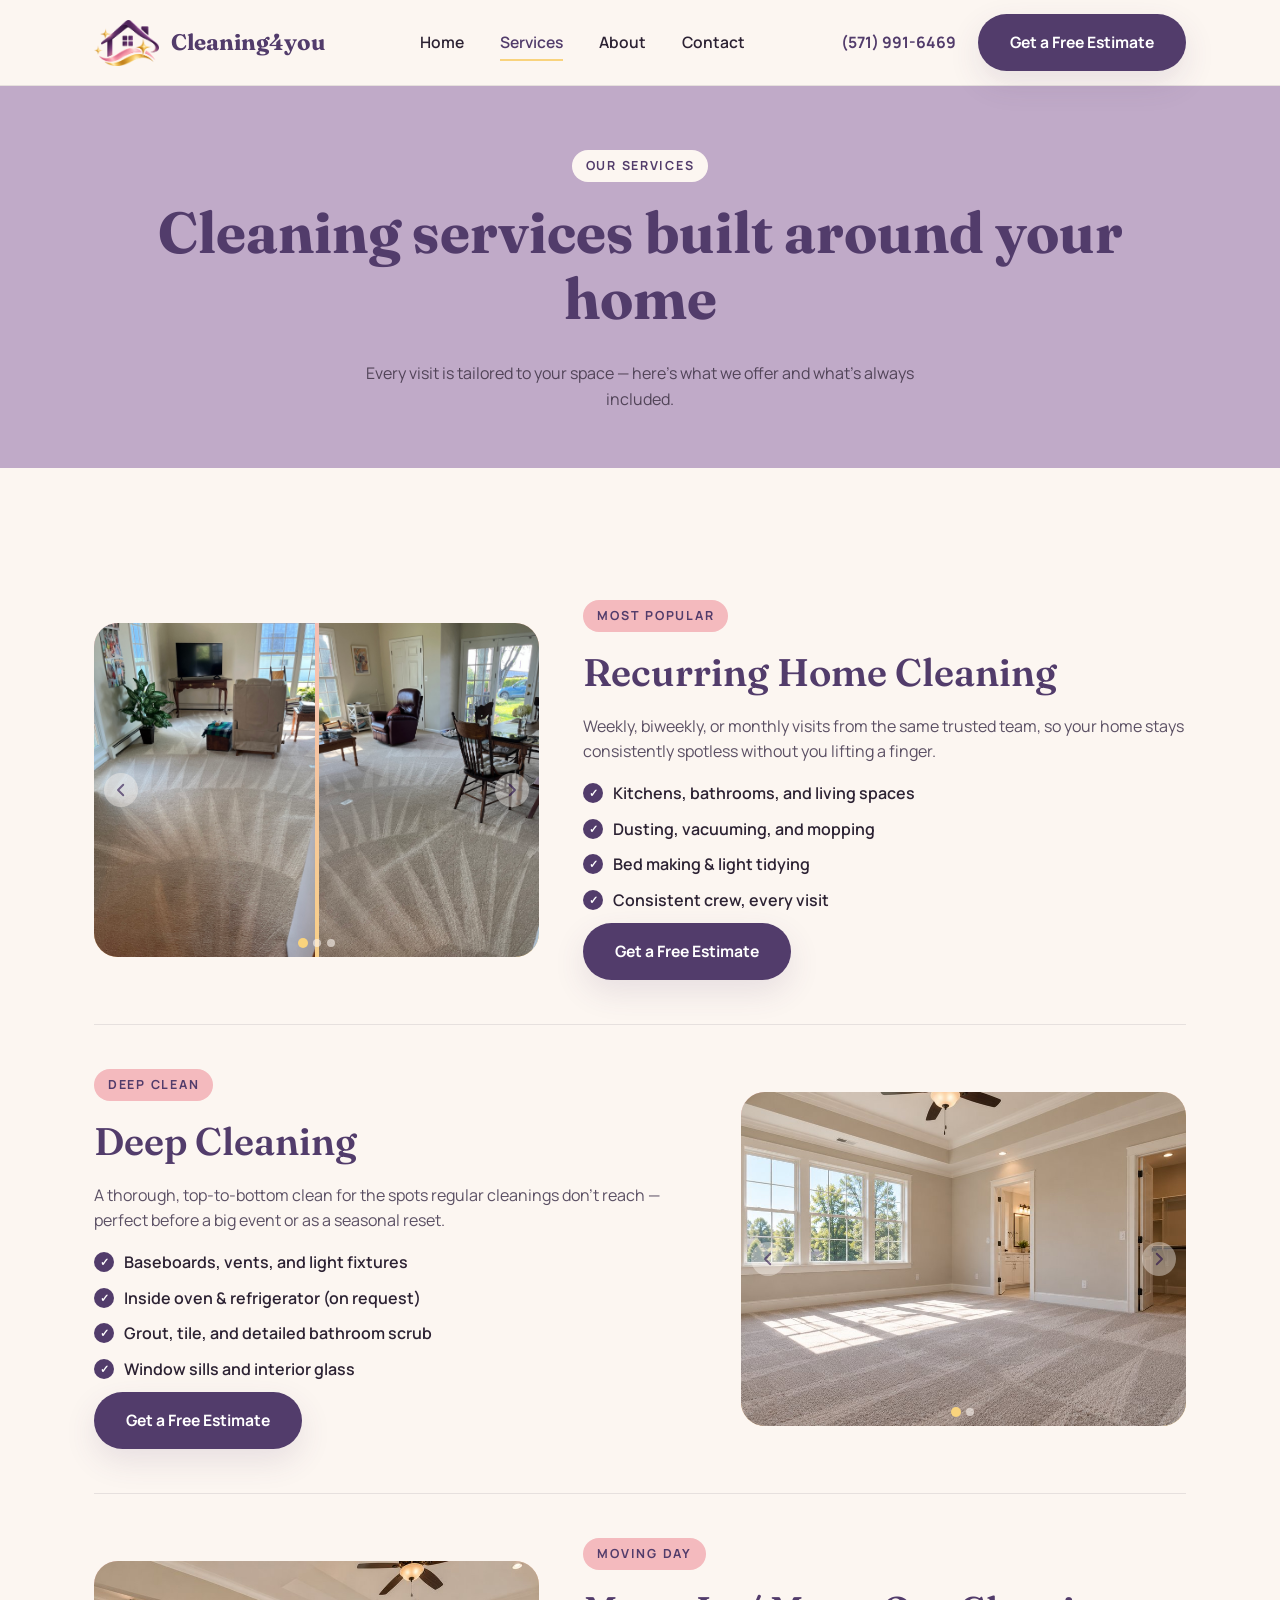
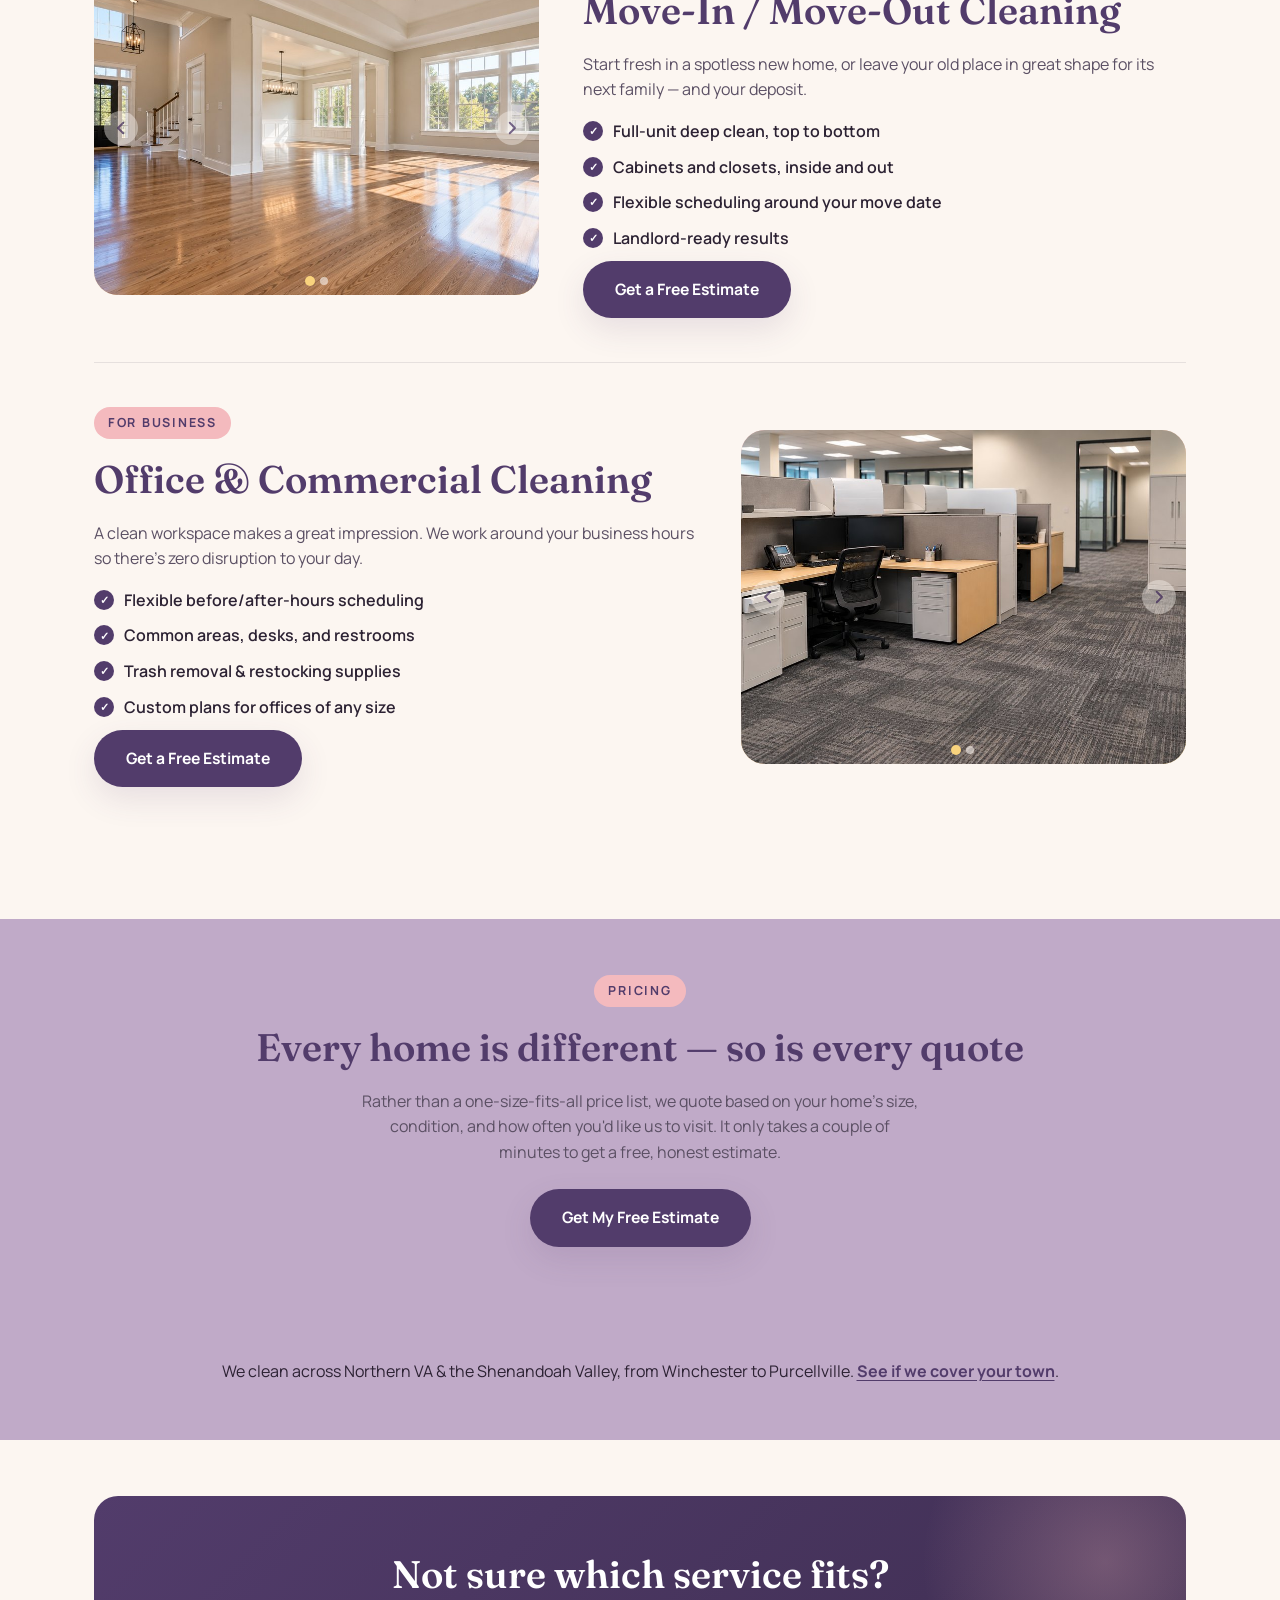
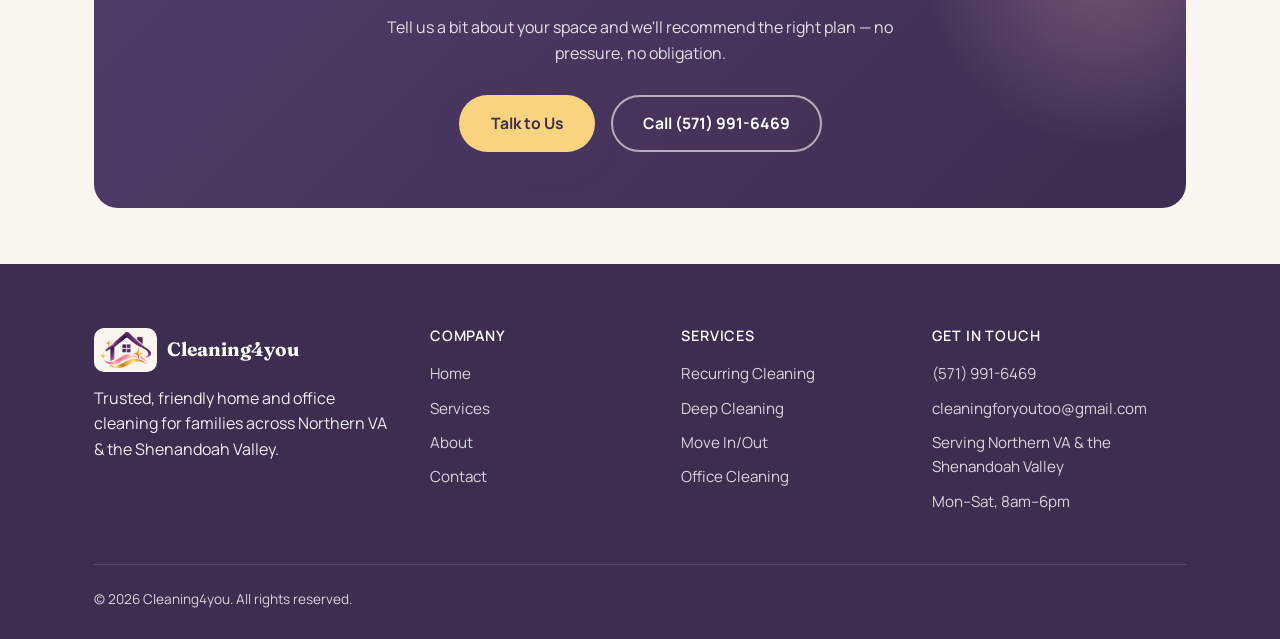
<file: services.html>
<!doctype html>
<html lang="en">
<head>
  <meta charset="UTF-8">
  <meta name="viewport" content="width=device-width, initial-scale=1.0">
  <title>Services — Cleaning4you</title>
  <meta name="description" content="Recurring home cleaning, deep cleaning, move-in/move-out cleaning, and office cleaning from Cleaning4you. See what's included in every visit. Serving Winchester and the Shenandoah Valley.">
  <link rel="stylesheet" href="css/styles.css">
</head>
<body>

  <header class="site-header">
    <div class="container">
      <a href="index.html" class="brand">
        <img src="images/cleaning4you-logo.png" alt="Cleaning4you logo">
        Cleaning4you
      </a>
      <nav class="nav-links">
        <a href="index.html">Home</a>
        <a href="services.html" class="active">Services</a>
        <a href="about.html">About</a>
        <a href="contact.html">Contact</a>
      </nav>
      <div class="header-actions">
        <a href="tel:+15719916469" class="header-phone">(571) 991-6469</a>
        <a href="contact.html" class="btn btn-primary">Get a Free Estimate</a>
        <button class="nav-toggle" aria-label="Toggle navigation">
          <span></span><span></span><span></span>
        </button>
      </div>
    </div>
  </header>

  <main>

    <section class="page-hero">
      <div class="container">
        <span class="eyebrow">Our Services</span>
        <h1>Cleaning services built around your home</h1>
        <p>Every visit is tailored to your space — here's what we offer and what's always included.</p>
      </div>
    </section>

    <section class="section-cream">
      <div class="container">

        <div class="service-detail">
          <div class="visual slideshow">
            <div class="slide-pair active">
              <img src="images/services-recurring-carpet-1.jpg" alt="Freshly vacuumed cream carpet with clean, even lines in a sunlit sunroom" width="1152" height="1536">
              <img src="images/services-recurring-carpet-2.jpg" alt="Freshly vacuumed carpet in a bright dining and living area with clean fan-shaped lines" width="1152" height="1536">
            </div>
            <img src="images/services-recurring-cleaning.jpg" alt="A sunlit, freshly cleaned living room with a cream sectional, marble coffee table and fresh flowers" width="1000" height="667">
            <img src="images/services-recurring-cleaning-2.jpg" alt="A tidy open-plan living area with a cream sofa, wood coffee table and sunlit kitchen behind" width="1000" height="667">
          </div>
          <div>
            <span class="eyebrow">Most Popular</span>
            <h2>Recurring Home Cleaning</h2>
            <p>Weekly, biweekly, or monthly visits from the same trusted team, so your home stays consistently spotless without you lifting a finger.</p>
            <ul class="includes-list">
              <li><span class="check">✓</span> Kitchens, bathrooms, and living spaces</li>
              <li><span class="check">✓</span> Dusting, vacuuming, and mopping</li>
              <li><span class="check">✓</span> Bed making &amp; light tidying</li>
              <li><span class="check">✓</span> Consistent crew, every visit</li>
            </ul>
            <a href="contact.html" class="btn btn-primary">Get a Free Estimate</a>
          </div>
        </div>

        <div class="service-detail reverse">
          <div class="visual slideshow">
            <img class="active" src="images/services-deep-cleaning-carpet.jpg" alt="A freshly vacuumed bedroom with clean carpet and sunlit windows" width="1000" height="667">
            <img src="images/services-deep-cleaning-hardwood.jpg" alt="A freshly cleaned empty room with gleaming hardwood floors and sunlit windows" width="1000" height="667">
          </div>
          <div>
            <span class="eyebrow">Deep Clean</span>
            <h2>Deep Cleaning</h2>
            <p>A thorough, top-to-bottom clean for the spots regular cleanings don't reach — perfect before a big event or as a seasonal reset.</p>
            <ul class="includes-list">
              <li><span class="check">✓</span> Baseboards, vents, and light fixtures</li>
              <li><span class="check">✓</span> Inside oven &amp; refrigerator (on request)</li>
              <li><span class="check">✓</span> Grout, tile, and detailed bathroom scrub</li>
              <li><span class="check">✓</span> Window sills and interior glass</li>
            </ul>
            <a href="contact.html" class="btn btn-primary">Get a Free Estimate</a>
          </div>
        </div>

        <div class="service-detail">
          <div class="visual slideshow">
            <img class="active" src="images/services-move-in-out-hardwood.jpg" alt="An empty, freshly cleaned home with glossy hardwood floors, tall windows and an open entryway" width="1000" height="667">
            <img src="images/services-move-in-out-open-plan.jpg" alt="An empty, freshly cleaned open-plan home with laminate floors, large windows and a staircase" width="1000" height="667">
          </div>
          <div>
            <span class="eyebrow">Moving Day</span>
            <h2>Move-In / Move-Out Cleaning</h2>
            <p>Start fresh in a spotless new home, or leave your old place in great shape for its next family — and your deposit.</p>
            <ul class="includes-list">
              <li><span class="check">✓</span> Full-unit deep clean, top to bottom</li>
              <li><span class="check">✓</span> Cabinets and closets, inside and out</li>
              <li><span class="check">✓</span> Flexible scheduling around your move date</li>
              <li><span class="check">✓</span> Landlord-ready results</li>
            </ul>
            <a href="contact.html" class="btn btn-primary">Get a Free Estimate</a>
          </div>
        </div>

        <div class="service-detail reverse">
          <div class="visual slideshow">
            <img class="active" src="images/services-office-workstations.jpg" alt="A tidy row of office workstations with spotless carpet" width="1000" height="667">
            <img src="images/services-office-glass-conference.jpg" alt="A bright, clean open office with desks, a glass-walled conference room and sunlit windows" width="1000" height="667">
          </div>
          <div>
            <span class="eyebrow">For Business</span>
            <h2>Office &amp; Commercial Cleaning</h2>
            <p>A clean workspace makes a great impression. We work around your business hours so there's zero disruption to your day.</p>
            <ul class="includes-list">
              <li><span class="check">✓</span> Flexible before/after-hours scheduling</li>
              <li><span class="check">✓</span> Common areas, desks, and restrooms</li>
              <li><span class="check">✓</span> Trash removal &amp; restocking supplies</li>
              <li><span class="check">✓</span> Custom plans for offices of any size</li>
            </ul>
            <a href="contact.html" class="btn btn-primary">Get a Free Estimate</a>
          </div>
        </div>

      </div>
    </section>

    <section class="section-lavender section-tight">
      <div class="container" style="text-align:center;">
        <span class="eyebrow">Pricing</span>
        <h2>Every home is different — so is every quote</h2>
        <p style="max-width:560px; margin:0 auto 24px;">Rather than a one-size-fits-all price list, we quote based on your home's size, condition, and how often you'd like us to visit. It only takes a couple of minutes to get a free, honest estimate.</p>
        <a href="contact.html" class="btn btn-primary">Get My Free Estimate</a>
      </div>
    </section>

    <section class="section-lavender section-tight">
      <div class="container">
        <p class="area-note" style="color: var(--color-ink);">We clean across Northern VA &amp; the Shenandoah Valley, from Winchester to Purcellville. <a href="contact.html">See if we cover your town</a>.</p>
      </div>
    </section>

    <section class="section-cream section-tight">
      <div class="container">
        <div class="cta-banner">
          <h2>Not sure which service fits?</h2>
          <p>Tell us a bit about your space and we'll recommend the right plan — no pressure, no obligation.</p>
          <div class="cta-actions">
            <a href="contact.html" class="btn btn-accent">Talk to Us</a>
            <a href="tel:+15719916469" class="btn btn-outline-light">Call (571) 991-6469</a>
          </div>
        </div>
      </div>
    </section>

  </main>

  <footer class="site-footer">
    <div class="container">
      <div class="footer-grid">
        <div>
          <div class="footer-brand">
            <img src="images/cleaning4you-logo.png" alt="Cleaning4you logo">
            <span>Cleaning4you</span>
          </div>
          <p>Trusted, friendly home and office cleaning for families across Northern VA &amp; the Shenandoah Valley.</p>
        </div>
        <div>
          <h4>Company</h4>
          <ul>
            <li><a href="index.html">Home</a></li>
            <li><a href="services.html">Services</a></li>
            <li><a href="about.html">About</a></li>
            <li><a href="contact.html">Contact</a></li>
          </ul>
        </div>
        <div>
          <h4>Services</h4>
          <ul>
            <li><a href="services.html">Recurring Cleaning</a></li>
            <li><a href="services.html">Deep Cleaning</a></li>
            <li><a href="services.html">Move In/Out</a></li>
            <li><a href="services.html">Office Cleaning</a></li>
          </ul>
        </div>
        <div>
          <h4>Get in Touch</h4>
          <ul>
            <li>(571) 991-6469</li>
            <li>cleaningforyoutoo@gmail.com</li>
            <li>Serving Northern VA &amp; the Shenandoah Valley</li>
            <li>Mon–Sat, 8am–6pm</li>
          </ul>
        </div>
      </div>
      <div class="footer-bottom">
        <span>© 2026 Cleaning4you. All rights reserved.</span>      </div>
    </div>
  </footer>

  <script src="js/main.js"></script>
</body>
</html>
</file>
<file: css/styles.css>
/* ==========================================================================
   Cleaning4you — Shared Stylesheet
   Brand colors and fonts are fixed by brand guidelines — do not substitute.
   ========================================================================== */

@import url('https://fonts.googleapis.com/css2?family=Fraunces:opsz,wght@9..144,400;9..144,500;9..144,600;9..144,700&family=Manrope:wght@400;500;600;700;800&display=swap');

:root {
  /* Brand palette (exact hex per brand guidelines) */
  --color-purple: #523c6b;
  --color-purple-dark: #3d2d50;
  --color-pink: #f4babe;
  --color-orange: #f9d37d;
  --color-cream: #fcf6f1;
  --color-lavender: #c0aac8;

  /* Derived neutrals for text/readability (not brand-restricted) */
  --color-ink: #2c2233;
  --color-ink-soft: #5b5064;
  --color-white: #ffffff;
  --color-border: rgba(44, 34, 51, 0.1);

  /* Type */
  --font-heading: 'Fraunces', Georgia, serif;
  --font-body: 'Manrope', -apple-system, BlinkMacSystemFont, sans-serif;

  /* Layout */
  --container-width: 1140px;
  --radius-sm: 8px;
  --radius-md: 14px;
  --radius-lg: 24px;
  --shadow-soft: 0 12px 32px rgba(82, 60, 107, 0.12);
  --shadow-lift: 0 20px 48px rgba(82, 60, 107, 0.18);
}

/* ---------- Reset & base ---------- */
* { box-sizing: border-box; }
html { scroll-behavior: smooth; }
body {
  margin: 0;
  font-family: var(--font-body);
  color: var(--color-ink);
  background: var(--color-cream);
  line-height: 1.6;
  -webkit-font-smoothing: antialiased;
}
img { max-width: 100%; display: block; }
a { color: inherit; text-decoration: none; }
ul { list-style: none; margin: 0; padding: 0; }
h1, h2, h3, h4 {
  font-family: var(--font-heading);
  color: var(--color-purple);
  line-height: 1.15;
  margin: 0 0 0.5em;
  font-weight: 600;
}
h1 { font-size: clamp(2.4rem, 4.5vw, 3.6rem); font-weight: 700; }
h2 { font-size: clamp(1.9rem, 3vw, 2.6rem); }
h3 { font-size: 1.3rem; }
p { margin: 0 0 1em; color: var(--color-ink-soft); }
.container {
  width: 100%;
  max-width: var(--container-width);
  margin: 0 auto;
  padding: 0 24px;
}
section { padding: 88px 0; }
.section-tight { padding: 56px 0; }
.section-cream { background: var(--color-cream); }
.section-lavender { background: var(--color-lavender); }
.section-purple {
  background: linear-gradient(135deg, var(--color-purple), var(--color-purple-dark));
  color: var(--color-white);
}
.section-purple h2, .section-purple h3 { color: var(--color-white); }
.section-purple p { color: rgba(255,255,255,0.85); }

.eyebrow {
  display: inline-block;
  font-family: var(--font-body);
  font-weight: 700;
  font-size: 0.78rem;
  letter-spacing: 0.14em;
  text-transform: uppercase;
  color: var(--color-purple);
  background: var(--color-pink);
  padding: 6px 14px;
  border-radius: 999px;
  margin-bottom: 18px;
}
.section-header { max-width: 640px; margin: 0 auto 48px; text-align: center; }
.section-header p { font-size: 1.05rem; }

/* ---------- Buttons ---------- */
.btn {
  display: inline-flex;
  align-items: center;
  justify-content: center;
  gap: 8px;
  padding: 14px 30px;
  border-radius: 999px;
  font-family: var(--font-body);
  font-weight: 700;
  font-size: 0.98rem;
  border: 2px solid transparent;
  cursor: pointer;
  transition: transform 0.18s ease, box-shadow 0.18s ease, background 0.18s ease, color 0.18s ease;
  white-space: nowrap;
}
.btn-primary {
  background: var(--color-purple);
  color: var(--color-white);
  box-shadow: var(--shadow-soft);
}
.btn-primary:hover { background: var(--color-purple-dark); transform: translateY(-2px); box-shadow: var(--shadow-lift); }
.btn-accent {
  background: var(--color-orange);
  color: var(--color-purple-dark);
  box-shadow: var(--shadow-soft);
}
.btn-accent:hover { transform: translateY(-2px); box-shadow: var(--shadow-lift); background: #f7c25f; }
.btn-outline {
  background: transparent;
  border-color: var(--color-purple);
  color: var(--color-purple);
}
.btn-outline:hover { background: var(--color-purple); color: var(--color-white); }
.btn-outline-light {
  background: transparent;
  border-color: rgba(255,255,255,0.6);
  color: var(--color-white);
}
.btn-outline-light:hover { background: var(--color-white); color: var(--color-purple); }
.btn-block { width: 100%; }

/* ---------- Header ---------- */
.site-header {
  position: sticky;
  top: 0;
  z-index: 100;
  background: rgba(252, 246, 241, 0.92);
  backdrop-filter: blur(10px);
  border-bottom: 1px solid var(--color-border);
}
.site-header .container {
  display: flex;
  align-items: center;
  justify-content: space-between;
  padding-top: 14px;
  padding-bottom: 14px;
}
.brand {
  display: flex;
  align-items: center;
  gap: 12px;
  font-family: var(--font-heading);
  font-size: 1.4rem;
  font-weight: 700;
  color: var(--color-purple);
}
.brand img { height: 46px; width: auto; }
.nav-links {
  display: flex;
  align-items: center;
  gap: 36px;
}
.nav-links a {
  font-weight: 600;
  font-size: 0.98rem;
  color: var(--color-ink);
  position: relative;
  padding: 4px 0;
}
.nav-links a::after {
  content: '';
  position: absolute;
  left: 0; bottom: -2px;
  width: 0; height: 2px;
  background: var(--color-orange);
  transition: width 0.2s ease;
}
.nav-links a:hover::after, .nav-links a.active::after { width: 100%; }
.nav-links a.active { color: var(--color-purple); }
.header-actions { display: flex; align-items: center; gap: 22px; }
.header-phone {
  font-weight: 700;
  color: var(--color-purple);
  font-size: 0.98rem;
}
.nav-toggle {
  display: none;
  background: none;
  border: none;
  cursor: pointer;
  padding: 8px;
}
.nav-toggle span {
  display: block;
  width: 26px;
  height: 2px;
  background: var(--color-purple);
  margin: 5px 0;
  transition: all 0.2s ease;
}

/* ---------- Hero ---------- */
.hero {
  padding: 72px 0 96px;
  background: var(--color-cream);
  overflow: hidden;
}
.hero .container {
  display: grid;
  grid-template-columns: 1.05fr 0.95fr;
  gap: 56px;
  align-items: center;
}
.hero-copy p.lead { font-size: 1.15rem; max-width: 480px; }
.hero-actions { display: flex; gap: 16px; margin-top: 32px; flex-wrap: wrap; }
.hero-trust {
  display: flex;
  gap: 28px;
  margin-top: 48px;
  flex-wrap: wrap;
}
.hero-trust li {
  display: flex;
  align-items: center;
  gap: 8px;
  font-weight: 700;
  font-size: 0.88rem;
  color: var(--color-purple);
}
.hero-trust li .dot {
  width: 8px; height: 8px; border-radius: 50%;
  background: var(--color-orange);
  flex-shrink: 0;
}
.hero-visual img { position: absolute; inset: 0; width: 100%; height: 100%; object-fit: cover; }
.hero-visual {
  position: relative;
  border-radius: var(--radius-lg);
  background: linear-gradient(160deg, var(--color-lavender), var(--color-pink));
  aspect-ratio: 4 / 3.4;
  display: flex;
  align-items: center;
  justify-content: center;
  box-shadow: var(--shadow-lift);
  color: var(--color-purple-dark);
  font-family: var(--font-heading);
  font-size: 1.1rem;
  text-align: center;
  padding: 32px;
  overflow: hidden;
}

/* ---------- Cards / grids ---------- */
.grid {
  display: grid;
  gap: 28px;
}
.grid-3 { grid-template-columns: repeat(3, 1fr); }
.grid-4 { grid-template-columns: repeat(4, 1fr); }
.grid-2 { grid-template-columns: repeat(2, 1fr); }

.card {
  background: var(--color-white);
  border-radius: var(--radius-md);
  padding: 36px 30px;
  box-shadow: var(--shadow-soft);
  transition: transform 0.2s ease, box-shadow 0.2s ease;
}
.card:hover { transform: translateY(-4px); box-shadow: var(--shadow-lift); }
.card-icon {
  width: 52px; height: 52px;
  border-radius: 14px;
  background: var(--color-pink);
  display: flex; align-items: center; justify-content: center;
  font-size: 1.4rem;
  margin-bottom: 18px;
}
.card-icon-img { background: none; width: 64px; height: 64px; border-radius: 16px; overflow: hidden; }
.card-icon-img img { width: 100%; height: 100%; object-fit: cover; }
.card-icon.alt { background: var(--color-orange); }
.card-icon.alt2 { background: var(--color-lavender); }
.card a.card-link {
  font-weight: 700;
  color: var(--color-purple);
  font-size: 0.92rem;
  display: inline-flex;
  align-items: center;
  gap: 6px;
  margin-top: 8px;
}

.feature-row {
  display: flex;
  gap: 20px;
  align-items: flex-start;
  margin-bottom: 30px;
}
.feature-row .card-icon { flex-shrink: 0; margin-bottom: 0; }
.feature-row h3 { margin-bottom: 6px; }
.feature-row p { margin-bottom: 0; }

/* ---------- Testimonials ---------- */
.testimonial-card {
  background: var(--color-white);
  border-radius: var(--radius-md);
  padding: 32px;
  box-shadow: var(--shadow-soft);
}
.testimonial-card p.quote {
  font-family: var(--font-heading);
  font-size: 1.15rem;
  color: var(--color-ink);
  font-style: italic;
}
.testimonial-stars { color: var(--color-orange); letter-spacing: 2px; margin-bottom: 12px; font-size: 1.1rem; }
.testimonial-name { font-weight: 700; color: var(--color-purple); }
.testimonial-role { font-size: 0.88rem; color: var(--color-ink-soft); }

/* ---------- CTA banner ---------- */
.cta-banner {
  border-radius: var(--radius-lg);
  padding: 56px;
  text-align: center;
  background: linear-gradient(135deg, var(--color-purple), var(--color-purple-dark));
  color: var(--color-white);
}
.cta-banner h2 { color: var(--color-white); }
.cta-banner p { color: rgba(255,255,255,0.85); max-width: 520px; margin-left: auto; margin-right: auto; }
.cta-actions { display: flex; justify-content: center; gap: 16px; margin-top: 28px; flex-wrap: wrap; }

/* ---------- Page hero (interior pages) ---------- */
.page-hero {
  padding: 64px 0 56px;
  text-align: center;
  background: var(--color-lavender);
}
.page-hero .eyebrow { background: var(--color-cream); }
.page-hero p { max-width: 560px; margin: 0 auto; color: rgba(44,34,51,0.75); }

/* ---------- Service detail blocks ---------- */
.service-detail {
  display: grid;
  grid-template-columns: 0.85fr 1.15fr;
  gap: 44px;
  align-items: center;
  padding: 44px 0;
  border-bottom: 1px solid var(--color-border);
}
.service-detail:last-child { border-bottom: none; }
.service-detail .visual {
  border-radius: var(--radius-lg);
  aspect-ratio: 4/3;
  background: linear-gradient(160deg, var(--color-pink), var(--color-orange));
  display: flex; align-items: center; justify-content: center;
  color: var(--color-purple-dark);
  font-family: var(--font-heading);
  text-align: center;
  padding: 24px;
}
.service-detail .visual { position: relative; overflow: hidden; }
.service-detail .visual img { position: absolute; inset: 0; width: 100%; height: 100%; object-fit: cover; }
.slideshow img { opacity: 0; transition: opacity 0.8s ease, transform 0.9s var(--ease-out); }
.slideshow img.active { opacity: 1; }
.slideshow .slide-pair { position: absolute; inset: 0; display: grid; grid-template-columns: 1fr 1fr; gap: 4px; opacity: 0; transition: opacity 0.8s ease; }
.slideshow .slide-pair.active { opacity: 1; }
.slide-arrow {
  position: absolute; top: 50%; z-index: 2; transform: translateY(-50%);
  width: 34px; height: 34px; padding: 0; border: 0; border-radius: 50%;
  display: flex; align-items: center; justify-content: center;
  background: rgba(252, 246, 241, 0.55); color: #523c6b;
  cursor: pointer; opacity: 0.75;
  transition: opacity 0.25s ease, background 0.25s ease;
}
.slide-arrow.prev { left: 10px; }
.slide-arrow.next { right: 10px; }
.slideshow:hover .slide-arrow, .slide-arrow:focus-visible { opacity: 1; background: rgba(252, 246, 241, 0.9); }
.slide-dots { position: absolute; bottom: 10px; left: 0; right: 0; z-index: 2; display: flex; justify-content: center; gap: 6px; }
.slide-dots button {
  width: 8px; height: 8px; padding: 0; border: 0; border-radius: 50%;
  background: rgba(252, 246, 241, 0.6); cursor: pointer;
  transition: background 0.25s ease, transform 0.25s ease;
}
.slide-dots button.active { background: #f9d37d; transform: scale(1.25); }
.slide-arrow:focus-visible, .slide-dots button:focus-visible { outline: 2px solid #523c6b; outline-offset: 2px; }
.service-detail .visual .slide-pair img { position: static; opacity: 1; min-width: 0; }
.service-detail.reverse { direction: rtl; }
.service-detail.reverse > * { direction: ltr; }
.includes-list li {
  display: flex;
  gap: 10px;
  align-items: flex-start;
  margin-bottom: 10px;
  font-weight: 600;
  color: var(--color-ink);
}
.includes-list li .check {
  color: var(--color-white);
  background: var(--color-purple);
  width: 20px; height: 20px;
  border-radius: 50%;
  flex-shrink: 0;
  display: flex; align-items: center; justify-content: center;
  font-size: 0.7rem;
  margin-top: 2px;
}

/* ---------- About page ---------- */
.story-grid {
  display: grid;
  grid-template-columns: 1fr 1fr;
  gap: 56px;
  align-items: center;
}
.story-grid { grid-template-columns: 1.15fr 1fr; }
.story-text h2 { font-size: clamp(1.8rem, 2.8vw, 2.4rem); }
.founders {
  display: grid;
  grid-template-columns: 1fr 1fr;
  gap: 20px;
  align-items: start;
}
.founder {
  margin: 0;
  background: var(--color-cream);
  border-radius: var(--radius-lg);
  padding: 12px 12px 20px;
  text-align: center;
  box-shadow: var(--shadow-soft);
  transition: transform 0.3s var(--ease-out), box-shadow 0.3s ease;
}
.founder:nth-child(2) { margin-top: 40px; }
.founder:hover { transform: translateY(-4px); box-shadow: var(--shadow-lift); }
.founder-photo { aspect-ratio: 4 / 5; border-radius: var(--radius-md); overflow: hidden; margin-bottom: 14px; }
.founder-photo img { width: 100%; height: 100%; object-fit: cover; object-position: center 25%; }
.founder h3 { font-size: 1.1rem; margin-bottom: 2px; }
.founder p { font-size: 0.9rem; margin: 0; color: var(--color-ink-soft); }
.credentials {
  list-style: none;
  margin: 56px 0 0;
  padding: 0;
  display: grid;
  grid-template-columns: repeat(3, 1fr);
  gap: 20px;
}
.credentials li {
  background: var(--color-cream);
  border-radius: var(--radius-md);
  border-top: 4px solid var(--color-orange);
  padding: 22px 24px;
  display: flex;
  flex-direction: column;
  gap: 4px;
}
.credentials li:nth-child(2) { border-top-color: var(--color-pink); }
.credentials li:nth-child(3) { border-top-color: var(--color-purple); }
.credentials strong { font-family: var(--font-heading); font-size: 1.3rem; color: var(--color-purple); }
.credentials span { font-size: 0.95rem; color: var(--color-ink-soft); }
.value-grid { display: grid; grid-template-columns: repeat(4, 1fr); gap: 24px; }
.value-card { text-align: center; padding: 12px; }
.value-card .card-icon { margin: 0 auto 16px; }
.team-grid {
  display: grid;
  grid-template-columns: repeat(2, 1fr);
  gap: 36px;
  max-width: 680px;
  margin: 0 auto;
}
.team-card { text-align: center; }
.team-photo {
  aspect-ratio: 1;
  border-radius: 50%;
  background: linear-gradient(160deg, var(--color-lavender), var(--color-pink));
  margin: 0 auto 16px;
  max-width: 160px;
  display: flex; align-items: center; justify-content: center;
  color: var(--color-purple-dark);
  font-size: 0.85rem;
  text-align: center;
  padding: 12px;
}

.team-photo-img { padding: 0; overflow: hidden; box-shadow: var(--shadow-soft); transition: transform 0.3s var(--ease-out), box-shadow 0.3s ease; }
.team-photo-img img { width: 100%; height: 100%; object-fit: cover; }
.team-card:hover .team-photo-img { transform: scale(1.04); box-shadow: var(--shadow-lift); }

/* ---------- Service areas ---------- */
.area-tags {
  display: flex;
  flex-wrap: wrap;
  justify-content: center;
  gap: 12px;
  max-width: 760px;
  margin: 0 auto 28px;
}
.area-tags li {
  background: var(--color-white);
  color: var(--color-purple);
  font-weight: 700;
  font-size: 0.95rem;
  padding: 10px 22px;
  border-radius: 999px;
  box-shadow: var(--shadow-soft);
}
.area-note { text-align: center; margin-bottom: 0; }
.area-note a { color: var(--color-purple); font-weight: 700; text-decoration: underline; text-underline-offset: 3px; }
.area-list {
  display: grid;
  grid-template-columns: repeat(2, 1fr);
  gap: 4px 48px;
  max-width: 520px;
  margin: 32px auto;
  padding: 28px 36px;
  background: var(--color-white);
  border-radius: var(--radius-md);
  box-shadow: var(--shadow-soft);
  text-align: left;
}
.area-list li {
  display: flex;
  align-items: center;
  gap: 12px;
  padding: 9px 0;
  font-weight: 600;
  color: var(--color-ink);
}
.area-list li::before {
  content: '';
  width: 8px; height: 8px;
  border-radius: 50%;
  background: var(--color-orange);
  flex-shrink: 0;
}
.area-inline { font-size: 0.92rem; margin-top: 6px; }

/* ---------- Contact page ---------- */
.contact-grid {
  display: grid;
  grid-template-columns: 0.9fr 1.1fr;
  gap: 48px;
  align-items: start;
}
.contact-info-card {
  background: var(--color-white);
  border-radius: var(--radius-md);
  padding: 36px;
  box-shadow: var(--shadow-soft);
}
.contact-info-row {
  display: flex;
  gap: 14px;
  margin-bottom: 22px;
  align-items: flex-start;
}
.contact-info-row .card-icon { margin-bottom: 0; flex-shrink: 0; width: 44px; height: 44px; }
.contact-info-row h3 { font-size: 1rem; margin-bottom: 2px; }
.contact-info-row p { margin-bottom: 0; }

.form-card {
  background: var(--color-white);
  border-radius: var(--radius-md);
  padding: 36px;
  box-shadow: var(--shadow-soft);
}
.form-row { display: grid; grid-template-columns: 1fr 1fr; gap: 18px; }
.field { margin-bottom: 20px; }
.field label {
  display: block;
  font-weight: 700;
  font-size: 0.88rem;
  color: var(--color-purple);
  margin-bottom: 6px;
}
.field input, .field textarea, .field select {
  width: 100%;
  padding: 13px 16px;
  border-radius: var(--radius-sm);
  border: 1.5px solid var(--color-border);
  font-family: var(--font-body);
  font-size: 0.98rem;
  background: var(--color-cream);
  color: var(--color-ink);
  resize: vertical;
}
.field input:focus, .field textarea:focus, .field select:focus {
  outline: none;
  border-color: var(--color-purple);
}
.field select { appearance: auto; cursor: pointer; }
.field input:user-invalid, .field select:user-invalid { border-color: var(--color-pink); background: #fff; }
.optional { font-weight: 500; color: var(--color-ink-soft); }

/* Cleaning-type picker + contact-method pills */
fieldset.type-picker, fieldset.pill-group { border: 0; margin: 0 0 22px; padding: 0; min-width: 0; }
.type-picker legend, .pill-group legend {
  font-weight: 700;
  font-size: 0.88rem;
  color: var(--color-purple);
  padding: 0;
  margin-bottom: 10px;
}
.type-picker { display: grid; grid-template-columns: repeat(2, 1fr); gap: 12px; }
.type-picker legend { grid-column: 1 / -1; margin-bottom: 0; float: left; width: 100%; }
.type-option { position: relative; display: block; cursor: pointer; }
.type-option-wide { grid-column: 1 / -1; }
.type-option input, .pill-option input {
  position: absolute;
  inset: 0;
  width: 100%;
  height: 100%;
  opacity: 0;
  margin: 0;
  cursor: pointer;
}
.type-card {
  display: flex;
  align-items: center;
  gap: 12px;
  height: 100%;
  padding: 12px 14px;
  background: var(--color-cream);
  border: 1.5px solid var(--color-border);
  border-radius: var(--radius-md);
  font-weight: 700;
  font-size: 0.92rem;
  color: var(--color-ink);
  line-height: 1.25;
  transition: transform 0.2s var(--ease-out), border-color 0.2s ease, box-shadow 0.2s ease, background 0.2s ease;
}
.type-card img { width: 40px; height: 40px; border-radius: 10px; flex-shrink: 0; }
.type-other {
  width: 40px; height: 40px;
  border-radius: 10px;
  background: var(--color-lavender);
  color: var(--color-purple-dark);
  display: flex; align-items: center; justify-content: center;
  font-size: 1.5rem;
  font-weight: 600;
  flex-shrink: 0;
}
.type-option:hover .type-card { transform: translateY(-2px); box-shadow: var(--shadow-soft); }
.type-option input:checked + .type-card {
  background: var(--color-white);
  border-color: var(--color-purple);
  box-shadow: 0 0 0 3px rgba(192, 170, 200, 0.55);
}
.type-option input:focus-visible + .type-card, .pill-option input:focus-visible + span { outline: 3px solid var(--color-purple); outline-offset: 2px; }
.pill-group { display: flex; flex-wrap: wrap; gap: 10px; }
.pill-group legend { width: 100%; float: left; }
.pill-option { position: relative; cursor: pointer; }
.pill-option span {
  display: inline-block;
  padding: 9px 22px;
  border-radius: 999px;
  border: 1.5px solid var(--color-border);
  background: var(--color-cream);
  font-weight: 700;
  font-size: 0.92rem;
  color: var(--color-ink);
  transition: background 0.2s ease, border-color 0.2s ease, color 0.2s ease;
}
.pill-option:hover span { border-color: var(--color-purple); }
.pill-option input:checked + span { background: var(--color-purple); border-color: var(--color-purple); color: var(--color-white); }
.mail-fallback {
  margin-top: 22px;
  padding: 20px;
  border-radius: var(--radius-md);
  background: var(--color-cream);
  border: 1.5px dashed var(--color-lavender);
}
.mail-fallback[hidden] { display: none; }
.mail-fallback textarea {
  width: 100%;
  margin: 4px 0 14px;
  padding: 12px 14px;
  border-radius: var(--radius-sm);
  border: 1.5px solid var(--color-border);
  font-family: var(--font-body);
  font-size: 0.9rem;
  background: var(--color-white);
  color: var(--color-ink);
}
.mail-fallback a { color: var(--color-purple); font-weight: 700; text-decoration: underline; text-underline-offset: 3px; }
.form-note {
  font-size: 0.82rem;
  color: var(--color-ink-soft);
  margin-top: 14px;
}
.calendar-embed {
  border-radius: var(--radius-md);
  overflow: hidden;
  box-shadow: var(--shadow-soft);
  background: var(--color-white);
  padding: 8px;
}

/* ---------- Footer ---------- */
.site-footer {
  background: var(--color-purple-dark);
  color: rgba(255,255,255,0.8);
  padding: 64px 0 28px;
}
.footer-grid {
  display: grid;
  grid-template-columns: 1.4fr 1fr 1fr 1.2fr;
  gap: 40px;
  padding-bottom: 40px;
  border-bottom: 1px solid rgba(255,255,255,0.14);
}
.footer-brand { display: flex; align-items: center; gap: 10px; margin-bottom: 14px; }
.footer-brand img { height: 44px; background: var(--color-cream); border-radius: 10px; padding: 4px 6px; }
.footer-brand span {
  font-family: var(--font-heading);
  font-size: 1.2rem;
  font-weight: 700;
  color: var(--color-white);
}
.site-footer h4 {
  color: var(--color-white);
  font-family: var(--font-body);
  font-size: 0.9rem;
  letter-spacing: 0.06em;
  text-transform: uppercase;
  margin-bottom: 18px;
}
.site-footer p { color: rgba(255,255,255,0.92); }
.site-footer ul li { margin-bottom: 10px; font-size: 0.95rem; }
.site-footer a:hover { color: var(--color-orange); }
.footer-bottom {
  padding-top: 24px;
  display: flex;
  justify-content: space-between;
  font-size: 0.85rem;
  flex-wrap: wrap;
  gap: 10px;
}

/* ---------- Motion ---------- */
:root {
  --ease-out: cubic-bezier(0.22, 0.61, 0.36, 1);
  --reveal-duration: 0.8s;
}

/* Scroll reveals (classes added by js/main.js, removed once finished) */
html .reveal {
  opacity: 0;
  transform: translateY(28px);
  transition: opacity var(--reveal-duration) var(--ease-out), transform var(--reveal-duration) var(--ease-out);
  transition-delay: var(--reveal-delay, 0ms);
}
.reveal.reveal-fade { transform: none; }
.reveal.reveal-left { transform: translateX(-32px); }
.reveal.reveal-right { transform: translateX(32px); }
.reveal.is-visible { opacity: 1; transform: none; }

/* Hero entrance on load (CSS only, no JavaScript needed) */
@keyframes rise-in {
  from { opacity: 0; transform: translateY(24px); }
  to { opacity: 1; transform: none; }
}
@keyframes settle-in {
  from { opacity: 0; transform: scale(0.96); }
  to { opacity: 1; transform: none; }
}
.hero-copy > *, .page-hero .container > * {
  animation: rise-in 0.9s var(--ease-out) both;
}
.hero-copy > :nth-child(2), .page-hero .container > :nth-child(2) { animation-delay: 0.1s; }
.hero-copy > :nth-child(3), .page-hero .container > :nth-child(3) { animation-delay: 0.2s; }
.hero-copy > :nth-child(4) { animation-delay: 0.3s; }
.hero-copy > :nth-child(5) { animation-delay: 0.4s; }
.hero-visual { animation: settle-in 1.1s var(--ease-out) 0.2s both; }

/* Header gains depth once the page scrolls */
.site-header { transition: box-shadow 0.3s ease, background 0.3s ease; }
.site-header.scrolled { box-shadow: 0 8px 24px rgba(82, 60, 107, 0.1); background: rgba(252, 246, 241, 0.98); }

/* Hover refinements */
.card-icon { transition: transform 0.3s var(--ease-out); }
.card:hover .card-icon, .feature-row:hover .card-icon, .value-card:hover .card-icon { transform: scale(1.1) rotate(-4deg); }
.card a.card-link { transition: gap 0.2s ease, color 0.2s ease; }
.card:hover a.card-link { gap: 12px; }
.testimonial-card, .area-tags li, .contact-info-card { transition: transform 0.25s ease, box-shadow 0.25s ease; }
.testimonial-card:hover, .contact-info-card:hover { transform: translateY(-4px); box-shadow: var(--shadow-lift); }
.area-tags li:hover { transform: translateY(-3px); box-shadow: var(--shadow-lift); }
.service-detail .visual, .hero-visual { transition: box-shadow 0.4s ease; }
.service-detail:hover .visual { box-shadow: var(--shadow-lift); }
.service-detail:hover .visual img { transform: scale(1.05); }
.includes-list li { transition: transform 0.25s var(--ease-out); }
.includes-list li:hover { transform: translateX(6px); }
.includes-list li .check { transition: background 0.25s ease, color 0.25s ease, transform 0.25s var(--ease-out); }
.includes-list li:hover .check { background: var(--color-orange); color: var(--color-purple-dark); transform: scale(1.15); }
.service-detail .eyebrow { transition: background 0.25s ease; }
.service-detail:hover .eyebrow { background: var(--color-orange); }
.cta-banner { position: relative; overflow: hidden; }
.cta-banner::before {
  content: '';
  position: absolute;
  top: -40%; right: -10%;
  width: 380px; height: 380px;
  border-radius: 50%;
  background: radial-gradient(circle, rgba(244, 186, 190, 0.28), transparent 68%);
  animation: glow-drift 9s ease-in-out infinite alternate;
  pointer-events: none;
}
.cta-banner > * { position: relative; }
@keyframes glow-drift {
  from { transform: translate(0, 0); }
  to { transform: translate(-60px, 40px); }
}
.field input, .field textarea { transition: border-color 0.2s ease, box-shadow 0.2s ease; }
.field input:focus, .field textarea:focus { box-shadow: 0 0 0 4px rgba(192, 170, 200, 0.45); }

@media (prefers-reduced-motion: reduce) {
  .reveal { opacity: 1; transform: none; transition: none; }
  .hero-copy > *, .page-hero .container > *, .hero-visual, .cta-banner::before { animation: none; }
  .card:hover .card-icon, .feature-row:hover .card-icon, .value-card:hover .card-icon { transform: none; }
  .team-card:hover .team-photo-img, .service-detail:hover .visual img, .includes-list li:hover, .includes-list li:hover .check { transform: none; }
  html { scroll-behavior: auto; }
}

/* ---------- Responsive ---------- */
@media (max-width: 980px) {
  .hero .container { grid-template-columns: 1fr; }
  .hero-visual { order: -1; width: 100%; max-width: 480px; margin: 0 auto; }
  .grid-3, .grid-4 { grid-template-columns: repeat(2, 1fr); }
  .story-grid { grid-template-columns: 1fr; }
  .founders { max-width: 480px; margin: 0 auto; }
  .value-grid { grid-template-columns: repeat(2, 1fr); }
  .team-grid { grid-template-columns: repeat(2, 1fr); }
  .service-detail { grid-template-columns: 1fr; }
  .service-detail .visual { order: -1; width: 100%; max-width: 420px; margin: 0 auto; }
  .service-detail.reverse { direction: ltr; }
  .contact-grid { grid-template-columns: 1fr; }
  .footer-grid { grid-template-columns: 1fr 1fr; }
}

@media (max-width: 720px) {
  section { padding: 64px 0; }
  .nav-links, .header-phone { display: none; }
  .nav-toggle { display: block; }

  /* Two-row header: brand + menu on top, full-width estimate button below */
  .site-header .container { flex-wrap: wrap; row-gap: 12px; padding-top: 12px; padding-bottom: 14px; }
  .header-actions { display: contents; }
  .brand { order: 1; min-width: 0; font-size: 1.25rem; }
  .brand img { height: 40px; }
  .nav-toggle { order: 2; margin-right: -8px; min-width: 44px; min-height: 44px; }
  .header-actions .btn { order: 3; flex: 1 1 100%; padding: 12px 24px; }
  .site-header.nav-open .nav-links {
    display: flex;
    position: absolute;
    top: 100%; left: 0; right: 0;
    background: var(--color-cream);
    flex-direction: column;
    padding: 20px 24px 28px;
    gap: 18px;
    border-bottom: 1px solid var(--color-border);
    box-shadow: var(--shadow-soft);
  }
  .grid-3, .grid-4, .grid-2 { grid-template-columns: 1fr; }
  .value-grid, .team-grid, .credentials { grid-template-columns: 1fr; }
  .founders { gap: 12px; }
  .founder:nth-child(2) { margin-top: 24px; }
  .form-row { grid-template-columns: 1fr; }
  .type-card { padding: 10px 12px; gap: 10px; font-size: 0.86rem; }
  .area-list { padding: 20px 24px; gap: 4px 24px; }
  .cta-banner { padding: 40px 24px; }
  .footer-grid { grid-template-columns: 1fr; }
  .footer-bottom { flex-direction: column; text-align: center; }
}

@media (max-width: 480px) {
  .container { padding: 0 18px; }
  section { padding: 52px 0; }
  .hero { padding: 36px 0 56px; }
  .hero .container { gap: 32px; }
  .hero-actions { flex-direction: column; gap: 12px; }
  .hero-actions .btn, .cta-actions .btn { width: 100%; }
  .hero-trust { flex-direction: column; gap: 12px; margin-top: 32px; }
  .btn { white-space: normal; text-align: center; }
  .hero-visual, .service-detail .visual { border-radius: var(--radius-md); }
  .service-detail { padding: 32px 0; gap: 28px; }
  .card { padding: 28px 24px; }
  .site-header.nav-open .nav-links { padding: 16px 18px 24px; }
}

@media (max-width: 340px) {
  .brand { font-size: 1.1rem; gap: 8px; }
  .brand img { height: 34px; }
}
</file>
